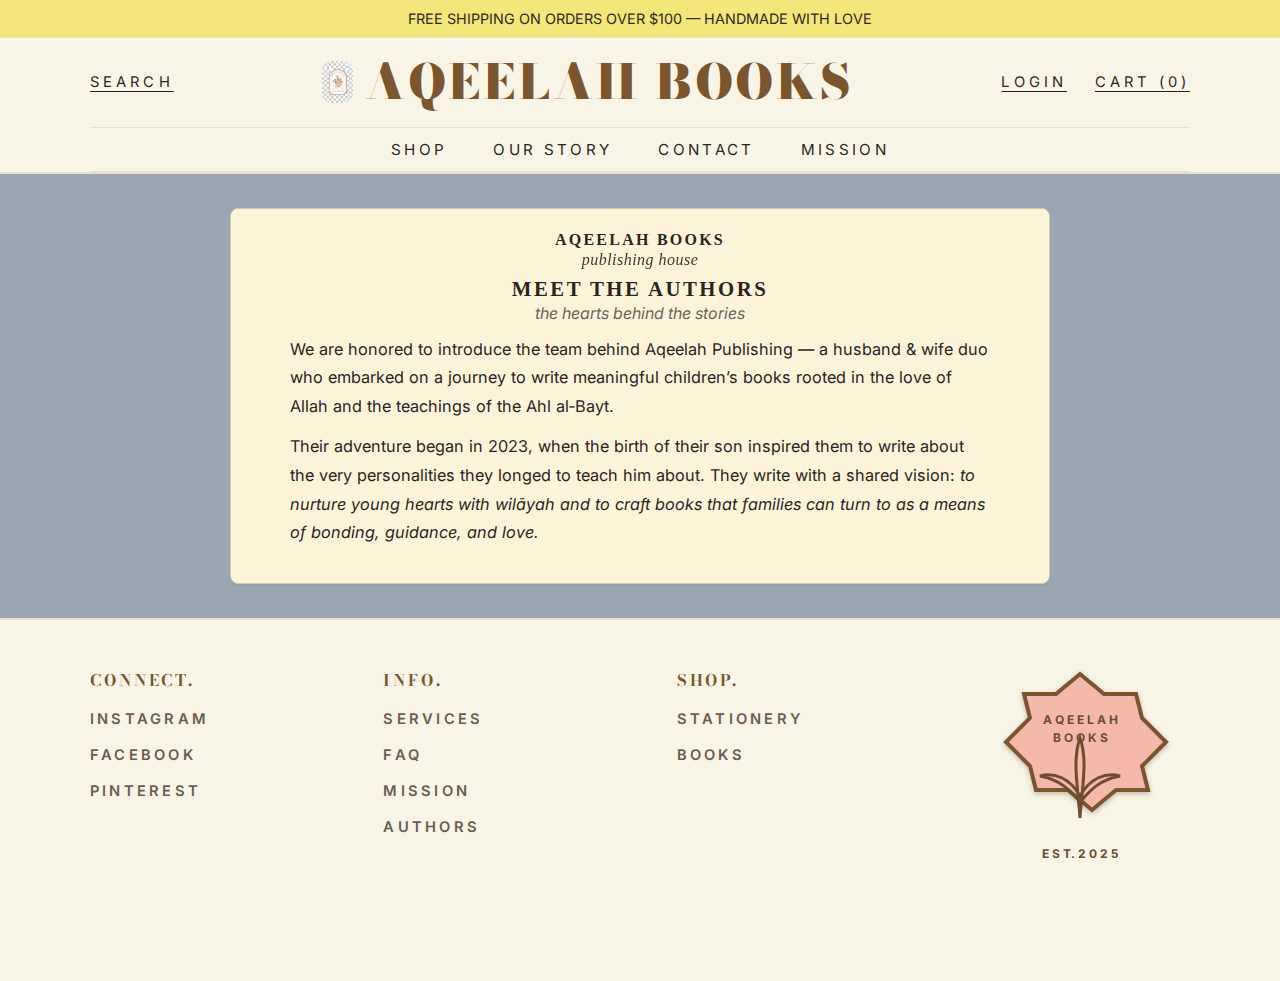
<file: authors.html>
<!doctype html>
<html lang="en">
<head>

  <meta charset="utf-8" />
  <meta name="viewport" content="width=device-width, initial-scale=1" />

<!-- Favicon basics -->
<link rel="icon" href="favicon.ico">
<link rel="icon" type="image/png" sizes="32x32" href="favicon-32.png">
<link rel="icon" type="image/png" sizes="16x16" href="favicon-16.png">

<!-- Apple / iOS -->
<link rel="apple-touch-icon" sizes="180x180" href="favicon-180.png">

<!-- Android / PWA-ish icons -->
<link rel="icon" type="image/png" sizes="192x192" href="favicon-192.png">
<link rel="icon" type="image/png" sizes="512x512" href="favicon-512.png">

  <title>AQEELAH BOOKS</title>
  <meta name="description" content="Artisanal books, stationery, and gifts." />
  <link rel="stylesheet" href="styles.css" />

    <!-- Typography: Display (Bodoni Moda) + Sans (Inter) -->
    <link rel="preconnect" href="https://fonts.googleapis.com">
    <link rel="preconnect" href="https://fonts.gstatic.com" crossorigin>
    <link href="https://fonts.googleapis.com/css2?family=Bodoni+Moda:opsz,wght@6..96,400..900&family=Inter:wght@300;400;500;600;700;800&display=swap" rel="stylesheet">

</head>
<body>
<div class="announce">FREE SHIPPING ON ORDERS OVER $100 — HANDMADE WITH LOVE</div>
  <header class="site-header">
  <!-- TOP BAR -->
  <div class="container nav nav-top">
    <a class="top-link" href="#search">SEARCH</a>

    <!-- keep your existing logo + title -->
    <div class="brand-wrap">
      <a class="logo" href="index.html"><img src="assets/img/L1.png" class="logo-img"><span class="sr">AQEELAH BOOKS</span></a>
      <h1 class="site-title">AQEELAH BOOKS</h1>
    </div>

    <nav class="top-right">
      <a class="top-link" href="#login">LOGIN</a>
      <a class="top-link cart" href="cart.html">CART (0)</a>
    </nav>
  </div>

  <!-- THIN-LINED MAIN NAV (only these 4) -->
  <nav class="subnav container subnav-main">
    <a href="#shop">SHOP</a>
    <a href="authors.html">OUR STORY</a>
    <a href="#contact">CONTACT</a>
    <a href="mission.html">MISSION</a>
  </nav>
</header>
<main>
<section class="poster-wrap"><div class="poster"><header class="poster-head"><div class="poster-brand">AQEELAH BOOKS</div><div class="poster-subbrand">publishing house</div></header><h3 class="poster-title">MEET THE AUTHORS</h3><p class="poster-sub">the hearts behind the stories</p><div class="poster-body"><p>We are honored to introduce the team behind Aqeelah Publishing — a husband & wife duo who embarked on a journey to write meaningful children’s books rooted in the love of Allah and the teachings of the Ahl al‑Bayt.</p><p>Their adventure began in 2023, when the birth of their son inspired them to write about the very personalities they longed to teach him about. They write with a shared vision: <em>to nurture young hearts with wilāyah and to craft books that families can turn to as a means of bonding, guidance, and love.</em></p></div></div></section>
</main>
<footer class="footer-split">
  <div class="container footer-grid">
    <div class="f-col">
      <h4 class="f-head">CONNECT.</h4>
      <ul class="f-list">
        <li><a href="https://www.instagram.com/aqeelahpublishing/" target="_blank" rel="noopener">INSTAGRAM</a></li>
        <li><a href="#" target="_blank" rel="noopener">FACEBOOK</a></li>
        <li><a href="#" target="_blank" rel="noopener">PINTEREST</a></li>
      </ul>
    </div>
    <div class="f-col">
      <h4 class="f-head">INFO.</h4>
      <ul class="f-list"><li><a href="#shop">SERVICES</a></li>
        <li><a href="#faq">FAQ</a></li>
        <li><a href="mission.html">MISSION</a></li>
        <li><a href="authors.html">AUTHORS</a></li></ul>
    </div>
    <div class="f-col">
      <h4 class="f-head">SHOP.</h4>
      <ul class="f-list">
        <li><a href="#shop">STATIONERY</a></li>
        <li><a href="#shop">BOOKS</a></li>
      </ul>
    </div>

    <div class="f-badge" aria-hidden="true">
      <!-- Decorative badge (original artwork) -->
      <svg viewBox="0 0 220 220" xmlns="http://www.w3.org/2000/svg" class="badge-svg">
        <defs>
          <filter id="bdgShadow" x="-20%" y="-20%" width="140%" height="140%">
            <feDropShadow dx="0" dy="2" stdDeviation="2.5" flood-opacity=".25"/>
          </filter>
        </defs>
        <path d="M110,6 l24,20 h32 l6,24 l24,24 l-24,24 l6,24 h-32 l-24,20 l-24,-20 h-32 l-6,-24 l-24,-24 l24,-24 l-6,-24 h32z"
              fill="#F4B9A8" stroke="#7A552E" stroke-width="4" filter="url(#bdgShadow)"/>
        <g transform="translate(110,110)" stroke="#6D4E2F" stroke-width="3" fill="none" stroke-linecap="round">
          <path d="M0,40 C-2,10 -8,-18 0,-40 C8,-18 2,10 0,40z"/>
          <path d="M0,18 C-10,0 -26,-6 -40,-2 C-18,2 -9,14 0,24" />
          <path d="M0,18 C10,0 26,-6 40,-2 C18,2 9,14 0,24" />
        </g>
        <g font-family="Inter, system-ui, sans-serif" font-size="12" font-weight="700" fill="#6D4E2F" text-anchor="middle">
          <text x="110" y="56">A Q E E L A H</text>
          <text x="110" y="74">B O O K S</text>
                    <text x="110" y="190">E S T.&nbsp;2 0 2 5</text>
        </g>
      </svg>
    </div>
  </div>

  <div class="footer-bar">
    <div class="container bar-inner">
      COPYRIGHT <span class="brand">AQEELAH BOOKS</span> <span id="year"></span> &nbsp;|&nbsp; <a class="site-credit" href="#" target="_blank" rel="noopener">Ayaan</a>
    </div>
  </div>
</footer>
<script src="script.js"></script>
</body>
</html>
</file>
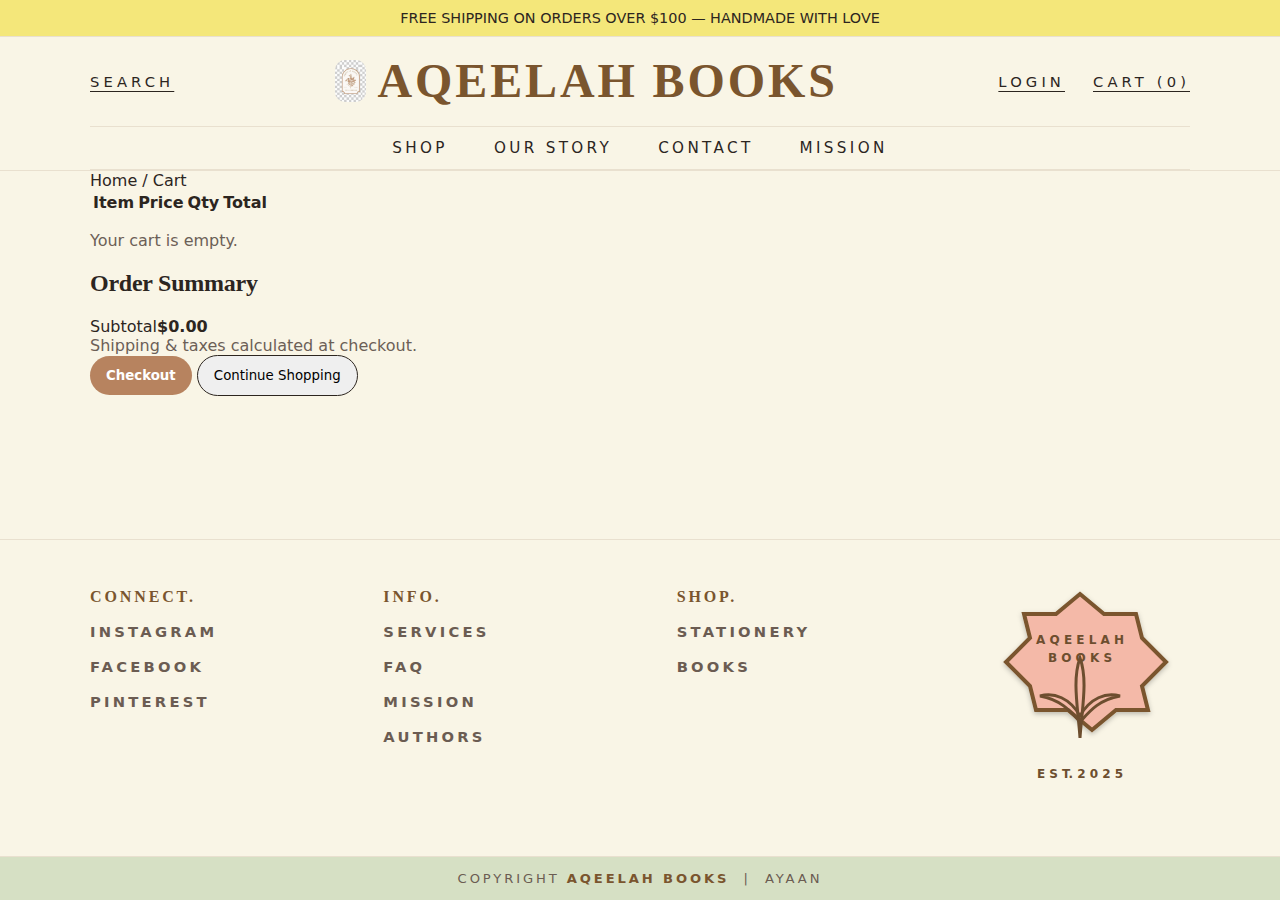
<file: cart.html>
<!doctype html>
<html lang="en">
<head>
  <meta charset="utf-8" />
  <meta name="viewport" content="width=device-width, initial-scale=1" />
  <title>Cart — AQEELAH BOOKS</title>
  <meta name="description" content="Your cart at AQEELAH BOOKS" />
  <link rel="stylesheet" href="styles.css" />
</head>
<body class="cart-body"><div class="announce">FREE SHIPPING ON ORDERS OVER $100 — HANDMADE WITH LOVE</div>
  <header class="site-header">
  <!-- TOP BAR -->
  <div class="container nav nav-top">
    <a class="top-link" href="#search">SEARCH</a>

    <!-- keep your existing logo + title -->
    <div class="brand-wrap">
      <a class="logo" href="index.html"><img src="assets/img/L1.png" class="logo-img"><span class="sr">AQEELAH BOOKS</span></a>
      <h1 class="site-title">AQEELAH BOOKS</h1>
    </div>

    <nav class="top-right">
      <a class="top-link" href="#login">LOGIN</a>
      <a class="top-link cart" href="cart.html">CART (0)</a>
    </nav>
  </div>

  <!-- THIN-LINED MAIN NAV (only these 4) -->
  <nav class="subnav container subnav-main">
    <a href="#shop">SHOP</a>
    <a href="authors.html">OUR STORY</a>
    <a href="#contact">CONTACT</a>
    <a href="mission.html">MISSION</a>
  </nav>
</header>
  <main class="container">
    <nav class="crumbs"><a href="index.html">Home</a> / <span>Cart</span></nav>
    <section class="cart-page">
      <div class="cart-table-wrap">
        <table class="cart-table" aria-describedby="cart-heading">
          <thead><tr><th scope="col">Item</th><th scope="col">Price</th><th scope="col">Qty</th><th scope="col">Total</th><th scope="col" class="sr">Actions</th></tr></thead>
          <tbody id="cart-page-items"></tbody>
        </table>
        <p id="cart-empty" class="muted" style="display:none">Your cart is empty.</p>
      </div>
      <aside class="cart-summary">
        <h2 id="cart-heading">Order Summary</h2>
        <div class="sum-row"><span>Subtotal</span><strong id="sum-subtotal">$0.00</strong></div>
        <div class="sum-note muted">Shipping & taxes calculated at checkout.</div>
        <button id="sum-checkout" class="btn" disabled>Checkout</button>
        <button id="sum-continue" class="btn-outline" onclick="window.location='index.html#shop'">Continue Shopping</button>
      </aside>
    </section>
  </main>
  <footer class="footer-split">
  <div class="container footer-grid">
    <div class="f-col">
      <h4 class="f-head">CONNECT.</h4>
      <ul class="f-list">
        <li><a href="https://www.instagram.com/aqeelahpublishing/" target="_blank" rel="noopener">INSTAGRAM</a></li>
        <li><a href="#" target="_blank" rel="noopener">FACEBOOK</a></li>
        <li><a href="#" target="_blank" rel="noopener">PINTEREST</a></li>
      </ul>
    </div>
    <div class="f-col">
      <h4 class="f-head">INFO.</h4>
      <ul class="f-list"><li><a href="#shop">SERVICES</a></li>
        <li><a href="#faq">FAQ</a></li>
        <li><a href="mission.html">MISSION</a></li>
        <li><a href="authors.html">AUTHORS</a></li></ul>
    </div>
    <div class="f-col">
      <h4 class="f-head">SHOP.</h4>
      <ul class="f-list">
        <li><a href="#shop">STATIONERY</a></li>
        <li><a href="#shop">BOOKS</a></li>
      </ul>
    </div>

    <div class="f-badge" aria-hidden="true">
      <!-- Decorative badge (original artwork) -->
      <svg viewBox="0 0 220 220" xmlns="http://www.w3.org/2000/svg" class="badge-svg">
        <defs>
          <filter id="bdgShadow" x="-20%" y="-20%" width="140%" height="140%">
            <feDropShadow dx="0" dy="2" stdDeviation="2.5" flood-opacity=".25"/>
          </filter>
        </defs>
        <path d="M110,6 l24,20 h32 l6,24 l24,24 l-24,24 l6,24 h-32 l-24,20 l-24,-20 h-32 l-6,-24 l-24,-24 l24,-24 l-6,-24 h32z"
              fill="#F4B9A8" stroke="#7A552E" stroke-width="4" filter="url(#bdgShadow)"/>
        <g transform="translate(110,110)" stroke="#6D4E2F" stroke-width="3" fill="none" stroke-linecap="round">
          <path d="M0,40 C-2,10 -8,-18 0,-40 C8,-18 2,10 0,40z"/>
          <path d="M0,18 C-10,0 -26,-6 -40,-2 C-18,2 -9,14 0,24" />
          <path d="M0,18 C10,0 26,-6 40,-2 C18,2 9,14 0,24" />
        </g>
        <g font-family="Inter, system-ui, sans-serif" font-size="12" font-weight="700" fill="#6D4E2F" text-anchor="middle">
          <text x="110" y="56">A Q E E L A H</text>
          <text x="110" y="74">B O O K S</text>
                    <text x="110" y="190">E S T.&nbsp;2 0 2 5</text>
        </g>
      </svg>
    </div>
  </div>

  <div class="footer-bar">
    <div class="container bar-inner">
      COPYRIGHT <span class="brand">AQEELAH BOOKS</span> <span id="year"></span> &nbsp;|&nbsp; <a class="site-credit" href="#" target="_blank" rel="noopener">Ayaan</a>
    </div>
  </div>
</footer>
  <script src="script.js"></script>
</body>
</html>
</file>
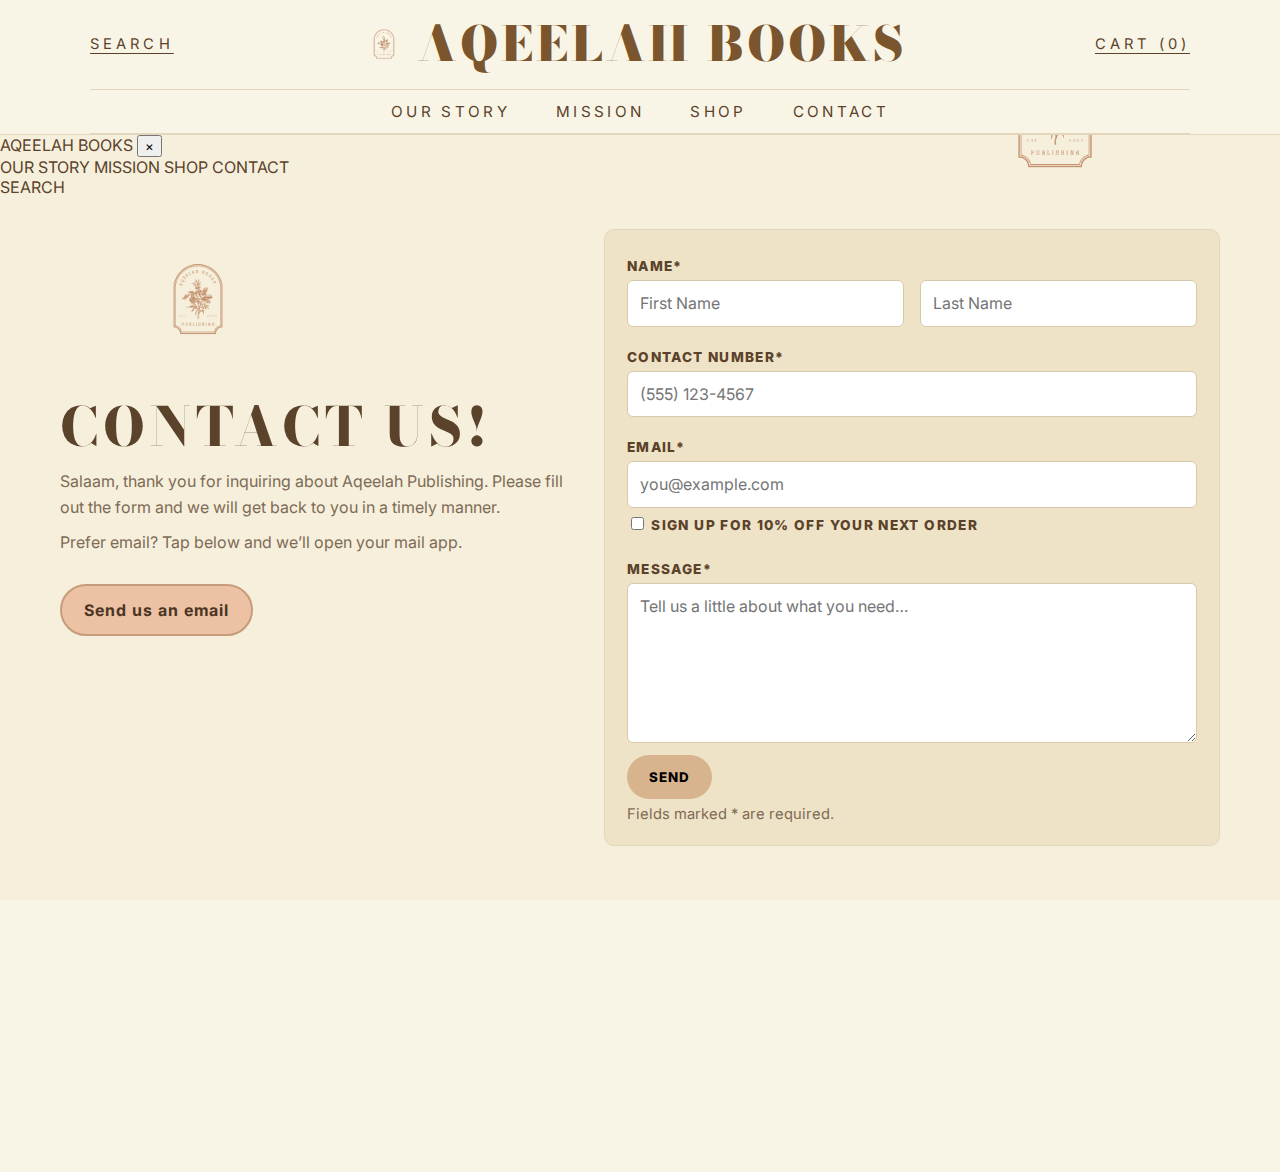
<file: contact.html>
<!DOCTYPE html>
<html lang="en">
<head>
  <meta charset="utf-8"/>
  <meta content="width=device-width, initial-scale=1" name="viewport"/>
  <link href="favicon.ico" rel="icon"/>
  <link href="favicon-32.png" rel="icon" sizes="32x32" type="image/png"/>
  <link href="favicon-16.png" rel="icon" sizes="16x16" type="image/png"/>
  <link href="favicon-180.png" rel="apple-touch-icon" sizes="180x180"/>
  <link href="favicon-192.png" rel="icon" sizes="192x192" type="image/png"/>
  <link href="favicon-512.png" rel="icon" sizes="512x512" type="image/png"/>
  <title>Contact — AQEELAH BOOKS</title>
  <meta name="description" content="Get in touch with Aqeelah Books."/>
<link rel="stylesheet" href="styles.css?v=13">
  <link rel="preconnect" href="https://fonts.googleapis.com"/>
  <link rel="preconnect" href="https://fonts.gstatic.com" crossorigin/>
  <link href="https://fonts.googleapis.com/css2?family=Bodoni+Moda:opsz,wght@6..96,400..900&family=Inter:wght@300;400;500;600;700;800&display=swap" rel="stylesheet"/>

  <style>
    :root{
      --bg: #f6efdc;
      --panel: #efe3c7;
      --ink: #5a422b;
      --muted: #7e6b55;
      --line: #e2d6bd;
    }
    body.contact-like { background: var(--bg); color: var(--ink); }

    .container.narrow { width:min(1160px,94%); margin: 0 auto; }
    .contact-grid{
      display:grid; grid-template-columns: 0.9fr 1.1fr; gap:40px; align-items:start;
      padding: 32px 0 56px;
    }
    @media (max-width: 980px){ .contact-grid{ grid-template-columns:1fr; } }

    /* Left panel */
    .contact-intro .badge{
      display:inline-block; background:transparent; border:0px solid #c9a87f; border-radius:122px;
      padding:20px 18px; margin-bottom:22px;
    }
    .contact-intro .badge img{ height:100px; display:block; margin-left:70px; }
    .contact-intro h1{
      font-family:"Bodoni Moda", serif; font-weight:800; letter-spacing:.08em; text-transform:uppercase;
      font-size: clamp(32px, 4.2vw, 56px); line-height:1.05; margin:4px 0 14px;
    }
    .contact-intro p{ color:var(--muted); line-height:1.6; margin: 10px 0; }
    .cta-pill{
      display:inline-block; background:#edc2a4; color:#4a3523; border:2px solid #c79c7a;
      font-weight:700; padding:14px 22px; border-radius:999px; letter-spacing:.06em; margin-top:18px;
      text-decoration:none;
    }

    /* Right form card */
    .form-card{ background: var(--panel); border:1px solid var(--line); padding: 22px; border-radius: 10px; }
    .form-grid{ display:grid; grid-template-columns:1fr 1fr; gap:16px; }
    @media (max-width: 720px){ .form-grid{ grid-template-columns:1fr; } }

    .field label{
      display:block; font-size:.85rem; font-weight:800; text-transform:uppercase; letter-spacing:.1em;
      margin: 6px 0 6px;
    }
    .field input[type="text"],
    .field input[type="email"],
    .field input[type="tel"],
    .field textarea{
      width:100%; background:#fff; border:1px solid #d8c9ac; border-radius:6px;
      padding:12px 12px; font: 400 1rem/1.3 "Inter", system-ui, sans-serif;
    }
    .field textarea{ min-height: 160px; resize: vertical; }
    .row-2{ grid-column: 1 / -1; }
    .checkline{ display:flex; gap:10px; align-items:center; margin-top:6px; }
    .actions{ margin-top: 8px; }
    .btn-solid{
      display:inline-block; border:none; padding:14px 22px; font-weight:800; letter-spacing:.08em;
      border-radius:999px; cursor:pointer; text-transform:uppercase; background:#d7b48e;
    }
    .note{ color:var(--muted); font-size:.92rem; margin-top: 6px; }
    .success,.error{ display:none; margin-top:10px; padding:10px 12px; border-radius:8px; font-weight:700; }
    .success{ background:#e8f5ea; border:1px solid #a8d5b5; }
    .error{ background:#fde8e8; border:1px solid #e4b4b4; }
  </style>
</head>

<body class="contact-like">
  <!-- ===== HEADER (copied from index.html) ===== -->
  <div hidden class="announce">FREE SHIPPING ON ORDERS OVER $30</div>
 <header class="site-header">
<!-- TOP BAR -->
<div class="container nav nav-top">
<button id="menu-toggle"
        class="menu menu-icon"
        aria-label="Open menu"
        aria-controls="mobile-drawer"
        aria-expanded="false">
  <span aria-hidden="true"></span>
</button>

<a class="top-link search-link" href="#search">SEARCH</a>
<!-- keep your existing logo + title -->
<div class="brand-wrap">
<a class="logo" href="index.html"><img class="logo-img" src="assets/img/aqeelah-footer-logo.png"/><span class="sr">AQEELAH BOOKS</span></a>
<a aria-label="Go to homepage" class="site-title" href="index.html">AQEELAH BOOKS</a>
</div>
<nav class="top-right">
<a class="top-link" href="#login" hidden>LOGIN</a>
<a class="top-link cart" href="cart.html">CART (0)</a>
</nav>
</div>
<!-- THIN-LINED MAIN NAV (only these 4) -->
<nav class="subnav container subnav-main">
<a href="authors.html">OUR STORY</a>
<a href="mission.html">MISSION</a>
<a href="shop.html">SHOP</a>
<a href="contact.html">CONTACT</a>
</nav>
</header>

<div class="m-overlay" aria-hidden="true"></div>
<aside id="mobile-drawer" class="m-drawer" aria-hidden="true">
  <div class="m-head">
    <a class="m-brand" href="index.html">AQEELAH BOOKS</a>
    <button class="m-close" aria-label="Close menu">×</button>
  </div>

  <nav class="m-nav" aria-label="Mobile">
    <a href="authors.html">OUR STORY</a>
    <a href="mission.html">MISSION</a>
    <a href="shop.html">SHOP</a>
    <a href="contact.html">CONTACT</a>
    <a href="#login" hidden>LOGIN</a>
  </nav>

  <a class="m-search" href="#search">SEARCH</a>
</aside>



  <!-- ===== MAIN ===== -->
  <main class="container narrow">
    <div class="contact-grid">
      <!-- Left: intro -->
      <section class="contact-intro">
        <div class="badge">
          <img src="assets/img/aqeelah-footer-logo.png" alt="Aqeelah Books badge" loading="lazy">
        </div>
        <h1>Contact Us!</h1>
        <p>Salaam, thank you for inquiring about Aqeelah Publishing. Please fill out the form and we will get back to you in a timely manner.</p>
        <p> Prefer email? Tap below and we’ll open your mail app.</p>
        <a class="cta-pill" href="mailto:hello@aqeelah.org">Send us an email</a>
      </section>

      <!-- Right: form -->
      <section class="form-card">
        <form id="contact-form" action="https://formspree.io/f/xnnbkwwv" method="POST" novalidate>
          <input type="text" name="_gotcha" style="display:none" tabindex="-1" autocomplete="off"/>

          <div class="form-grid">
            <div class="field">
              <label for="firstName">Name*</label>
              <input id="firstName" name="first_name" type="text" placeholder="First Name" required>
            </div>
            <div class="field">
              <label for="lastName" aria-hidden="true" style="visibility:hidden">Last Name</label>
              <input id="lastName" name="last_name" type="text" placeholder="Last Name">
            </div>

            <div class="field row-2">
              <label for="phone">Contact Number*</label>
              <input id="phone" name="phone" type="tel" inputmode="tel" placeholder="(555) 123-4567" required>
            </div>

            <div class="field row-2">
              <label for="email">Email*</label>
              <input id="email" name="email" type="email" placeholder="you@example.com" required>
              <label class="checkline">
                <input type="checkbox" name="opt_in" value="yes">
                <span>sign up for 10% off your next order</span>
              </label>
            </div>

            <div class="field row-2">
              <label for="message">Message*</label>
              <textarea id="message" name="message" placeholder="Tell us a little about what you need…" required></textarea>
            </div>
          </div>

          <div class="actions">
            <button class="btn-solid" type="submit">Send</button>
            <div class="note">Fields marked * are required.</div>
          </div>

          <div id="contact-success" class="success" role="status">Thanks! Your message was sent.</div>
          <div id="contact-error" class="error" role="alert">Sorry—something went wrong. Please try again.</div>
        </form>
      </section>
    </div>
  </main>

  <footer class="footer-split" role="contentinfo">
  <div class="container footer-grid">

    <div class="f-col">
      <h4 class="f-head">CONNECT</h4>
      <nav aria-label="Connect">
        <ul class="f-list">
          <li><a target="_blank" rel="noopener noreferrer" href="https://www.instagram.com/aqeelahpublishing/">INSTAGRAM</a></li>
        </ul>
      </nav>
    </div>

    <div class="f-col">
      <h4 class="f-head">INFO</h4>
      <nav aria-label="Info">
        <ul class="f-list">
          <li><a href="mission.html">MISSION</a></li>
          <li><a href="authors.html">OUR STORY</a></li>
        </ul>
      </nav>
    </div>

    <div class="f-col f-col--shop">
  <div class="shop-wrap">
    <div class="list-wrap">
      <h3 class="f-head">Shop</h3>
      <ul class="f-list">
        <li><a href="shop.html">Books</a></li>
        </ul>
    </div>
    <a href="index.html" class="footer-logo">
      <img src="assets\img\aqeelah-footer-logo.png" alt="Aqeelab Books Logo">
    </a>
  </div>
</div>

  </div>

  <div class="footer-bar">
    <div class="container bar-inner">
      COPYRIGHT <span class="brand">AQEELAH BOOKS</span> <span id="year"></span>
    </div>
  </div>
</footer>

<style>
  /* Footer SHOP column: keep list vertical under heading; push logo to the right */
  .f-col--shop .shop-wrap {
    display: flex;
    align-items: flex-start;
    justify-content: space-between; /* pushes logo to the right edge of the column */
    gap: 24px;
    width: 100%;
  }
  .f-col--shop .f-list { margin: 0; }
  .f-col--shop .footer-logo img {
    width: 150px;  /* slightly larger and more to the right */
    height: auto;
    display: block;
    opacity: 0.95;
  }

.f-col--shop .footer-logo{
  position: absolute;
  right: 150px;  /* smaller number = closer to the edge; larger = more inward */
  top: 40px;    /* smaller = higher; larger = lower */
  transform: none !important; /* cancels previous nudges */
}
  @media (max-width: 640px) {
    .f-col--shop .shop-wrap { gap: 16px; }
    .f-col--shop .footer-logo img { width: 72px; }
  }
/* Hover underline for main nav */
.subnav-main a{
  position: relative;
  text-decoration: none;
}
.subnav-main a::after{
  content: "";
  position: absolute;
  left: 0;
  right: 0;
  bottom: -6px;      /* distance below the text */
  height: 2px;       /* line thickness */
  width: 0;
  margin: 0 auto;    /* centers the line */
  background: #7A552E;
  transition: width .25s ease;
}
.subnav-main a:hover::after,
.subnav-main a:focus-visible::after{
  width: 100%;
}


</style>


  <!-- your site JS (same as homepage) -->
  <script src="script.js"></script>

  <!-- Ajax submit + inline feedback -->
  <script>
    (function(){
      const form = document.getElementById('contact-form');
      if(!form) return;
      const ok = document.getElementById('contact-success');
      const err = document.getElementById('contact-error');

      form.addEventListener('submit', async (e)=>{
        e.preventDefault();
        ok.style.display='none'; err.style.display='none';

        if(!form.first_name.value.trim() || !form.email.value.trim() || !form.phone.value.trim() || !form.message.value.trim()){
          err.textContent = 'Please fill the required fields.'; err.style.display='block'; return;
        }
        const data = new FormData(form);
        try{
          const res = await fetch(form.action, { method:'POST', body:data, headers:{'Accept':'application/json'} });
          if(res.ok){ form.reset(); ok.style.display='block'; }
          else { err.style.display='block'; }
        }catch(_){ err.style.display='block'; }
      });
    })();
  </script>
</body>
</html>
</file>
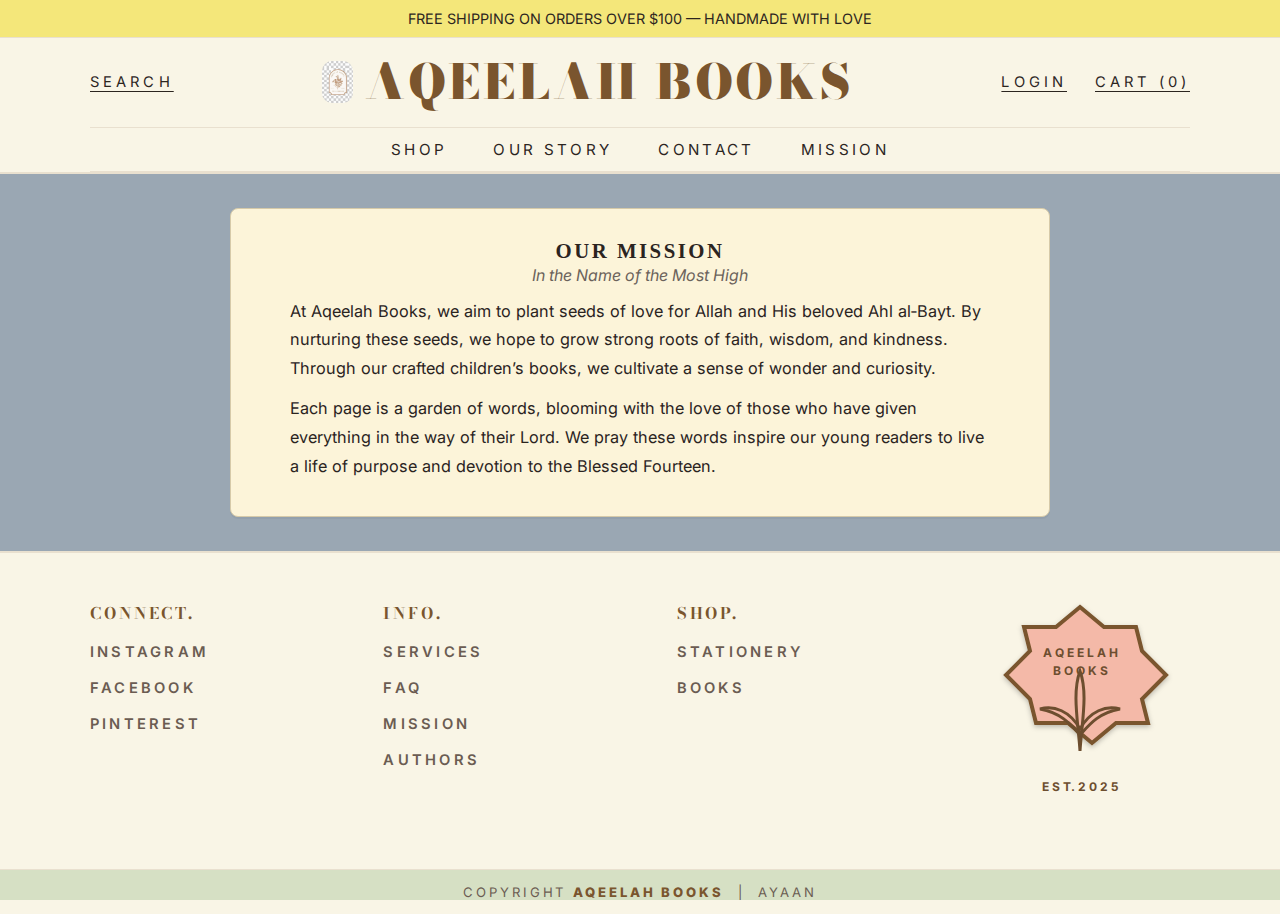
<file: mission.html>
<!doctype html>
<html lang="en">
<head>

  <meta charset="utf-8" />
  <meta name="viewport" content="width=device-width, initial-scale=1" />

<!-- Favicon basics -->
<link rel="icon" href="favicon.ico">
<link rel="icon" type="image/png" sizes="32x32" href="favicon-32.png">
<link rel="icon" type="image/png" sizes="16x16" href="favicon-16.png">

<!-- Apple / iOS -->
<link rel="apple-touch-icon" sizes="180x180" href="favicon-180.png">

<!-- Android / PWA-ish icons -->
<link rel="icon" type="image/png" sizes="192x192" href="favicon-192.png">
<link rel="icon" type="image/png" sizes="512x512" href="favicon-512.png">

  <title>AQEELAH BOOKS</title>
  <meta name="description" content="Artisanal books, stationery, and gifts." />
  <link rel="stylesheet" href="styles.css" />

    <!-- Typography: Display (Bodoni Moda) + Sans (Inter) -->
    <link rel="preconnect" href="https://fonts.googleapis.com">
    <link rel="preconnect" href="https://fonts.gstatic.com" crossorigin>
    <link href="https://fonts.googleapis.com/css2?family=Bodoni+Moda:opsz,wght@6..96,400..900&family=Inter:wght@300;400;500;600;700;800&display=swap" rel="stylesheet">

</head>
<body>
<div class="announce">FREE SHIPPING ON ORDERS OVER $100 — HANDMADE WITH LOVE</div>
  <header class="site-header">
  <!-- TOP BAR -->
  <div class="container nav nav-top">
    <a class="top-link" href="#search">SEARCH</a>

    <!-- keep your existing logo + title -->
    <div class="brand-wrap">
      <a class="logo" href="index.html"><img src="assets/img/L1.png" class="logo-img"><span class="sr">AQEELAH BOOKS</span></a>
      <h1 class="site-title">AQEELAH BOOKS</h1>
    </div>

    <nav class="top-right">
      <a class="top-link" href="#login">LOGIN</a>
      <a class="top-link cart" href="cart.html">CART (0)</a>
    </nav>
  </div>

  <!-- THIN-LINED MAIN NAV (only these 4) -->
  <nav class="subnav container subnav-main">
    <a href="#shop">SHOP</a>
    <a href="authors.html">OUR STORY</a>
    <a href="#contact">CONTACT</a>
    <a href="mission.html">MISSION</a>
  </nav>
</header>
<main>
<section class="poster-wrap"><div class="poster"><h3 class="poster-title">OUR MISSION</h3><p class="poster-sub">In the Name of the Most High</p><div class="poster-body"><p>At Aqeelah Books, we aim to plant seeds of love for Allah and His beloved Ahl al‑Bayt. By nurturing these seeds, we hope to grow strong roots of faith, wisdom, and kindness. Through our crafted children’s books, we cultivate a sense of wonder and curiosity.</p><p>Each page is a garden of words, blooming with the love of those who have given everything in the way of their Lord. We pray these words inspire our young readers to live a life of purpose and devotion to the Blessed Fourteen.</p></div></div></section>
</main>
<footer class="footer-split">
  <div class="container footer-grid">
    <div class="f-col">
      <h4 class="f-head">CONNECT.</h4>
      <ul class="f-list">
        <li><a href="https://www.instagram.com/aqeelahpublishing/" target="_blank" rel="noopener">INSTAGRAM</a></li>
        <li><a href="#" target="_blank" rel="noopener">FACEBOOK</a></li>
        <li><a href="#" target="_blank" rel="noopener">PINTEREST</a></li>
      </ul>
    </div>
    <div class="f-col">
      <h4 class="f-head">INFO.</h4>
      <ul class="f-list"><li><a href="#shop">SERVICES</a></li>
        <li><a href="#faq">FAQ</a></li>
        <li><a href="mission.html">MISSION</a></li>
        <li><a href="authors.html">AUTHORS</a></li></ul>
    </div>
    <div class="f-col">
      <h4 class="f-head">SHOP.</h4>
      <ul class="f-list">
        <li><a href="#shop">STATIONERY</a></li>
        <li><a href="#shop">BOOKS</a></li>
      </ul>
    </div>

    <div class="f-badge" aria-hidden="true">
      <!-- Decorative badge (original artwork) -->
      <svg viewBox="0 0 220 220" xmlns="http://www.w3.org/2000/svg" class="badge-svg">
        <defs>
          <filter id="bdgShadow" x="-20%" y="-20%" width="140%" height="140%">
            <feDropShadow dx="0" dy="2" stdDeviation="2.5" flood-opacity=".25"/>
          </filter>
        </defs>
        <path d="M110,6 l24,20 h32 l6,24 l24,24 l-24,24 l6,24 h-32 l-24,20 l-24,-20 h-32 l-6,-24 l-24,-24 l24,-24 l-6,-24 h32z"
              fill="#F4B9A8" stroke="#7A552E" stroke-width="4" filter="url(#bdgShadow)"/>
        <g transform="translate(110,110)" stroke="#6D4E2F" stroke-width="3" fill="none" stroke-linecap="round">
          <path d="M0,40 C-2,10 -8,-18 0,-40 C8,-18 2,10 0,40z"/>
          <path d="M0,18 C-10,0 -26,-6 -40,-2 C-18,2 -9,14 0,24" />
          <path d="M0,18 C10,0 26,-6 40,-2 C18,2 9,14 0,24" />
        </g>
        <g font-family="Inter, system-ui, sans-serif" font-size="12" font-weight="700" fill="#6D4E2F" text-anchor="middle">
          <text x="110" y="56">A Q E E L A H</text>
          <text x="110" y="74">B O O K S</text>
                    <text x="110" y="190">E S T.&nbsp;2 0 2 5</text>
        </g>
      </svg>
    </div>
  </div>

  <div class="footer-bar">
    <div class="container bar-inner">
      COPYRIGHT <span class="brand">AQEELAH BOOKS</span> <span id="year"></span> &nbsp;|&nbsp; <a class="site-credit" href="#" target="_blank" rel="noopener">Ayaan</a>
    </div>
  </div>
</footer>
<script src="script.js"></script>
</body>
</html>
</file>
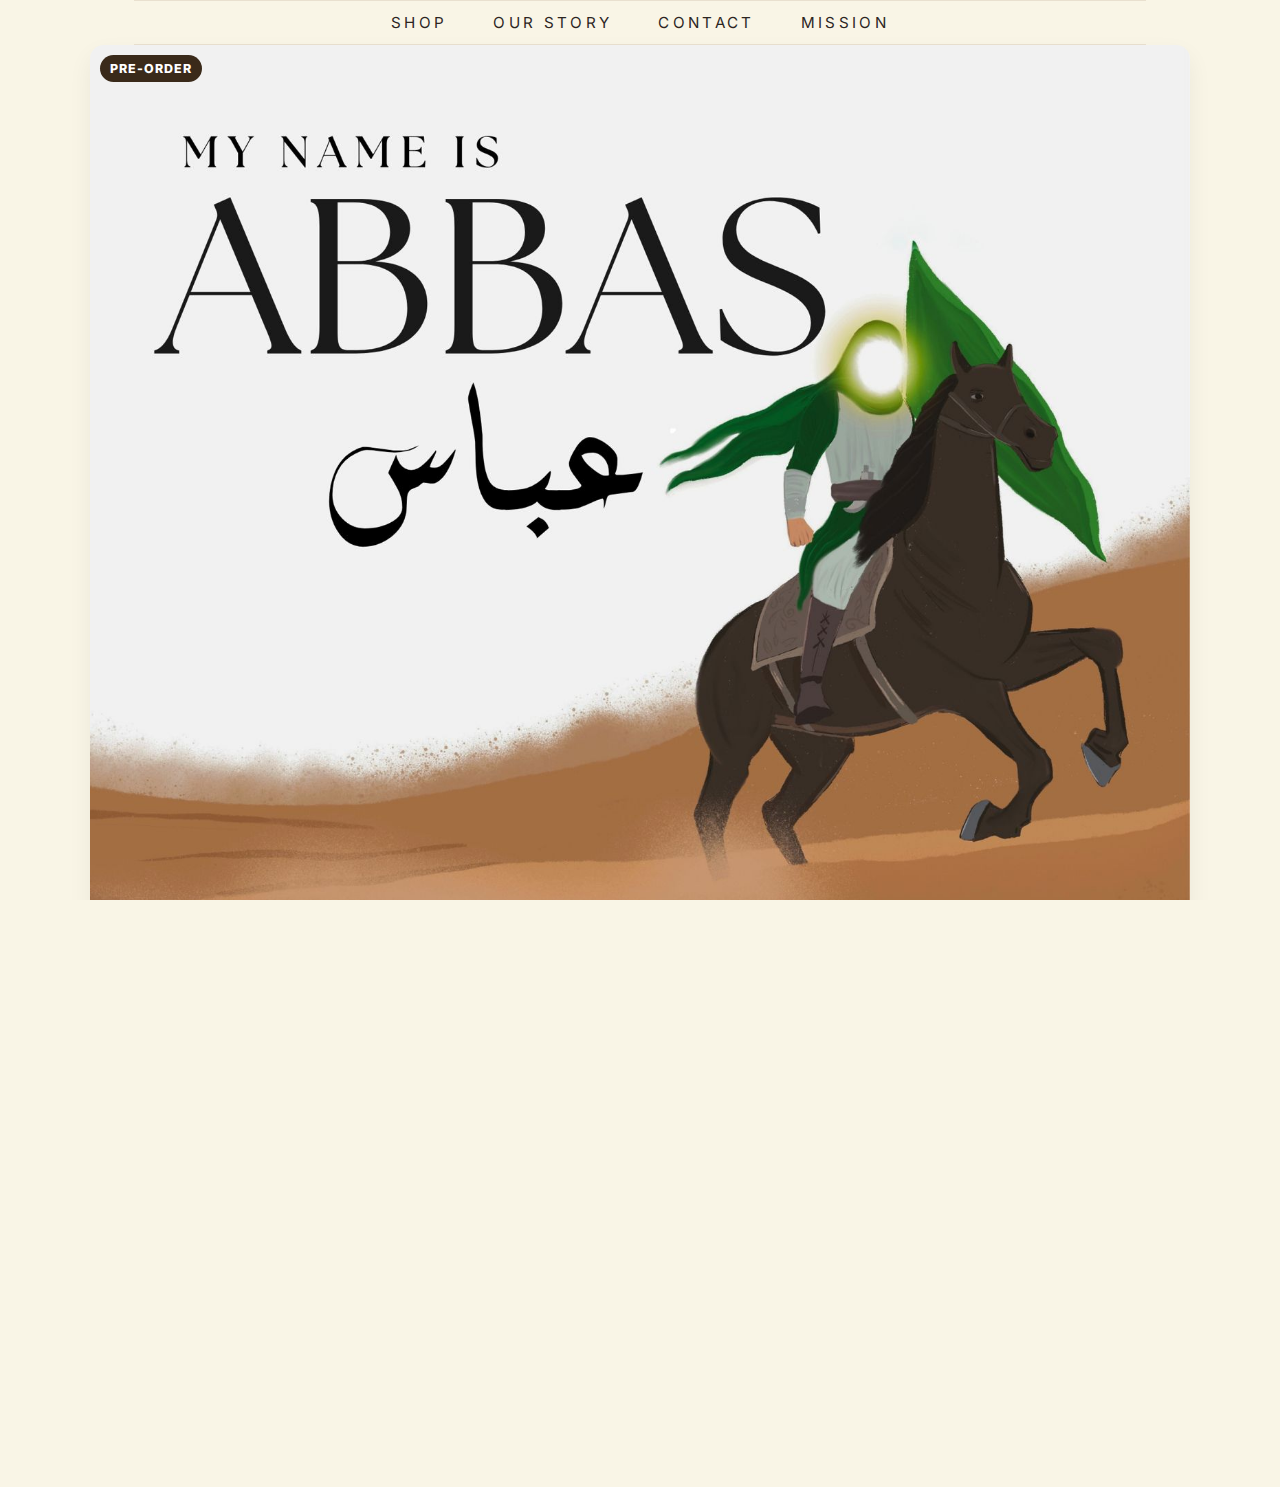
<file: product.html>
<!DOCTYPE html>
<html lang="en">
<head>
  <meta charset="utf-8"/>
  <meta name="viewport" content="width=device-width, initial-scale=1"/>
  <title>Product — AQEELAH BOOKS</title>
  <link rel="stylesheet" href="styles.css"/>
  <link rel="preconnect" href="https://fonts.googleapis.com">
  <link rel="preconnect" href="https://fonts.gstatic.com" crossorigin>
  <link href="https://fonts.googleapis.com/css2?family=Bodoni+Moda:opsz,wght@6..96,400..900&family=Inter:wght@300;400;500;600;700;800&display=swap" rel="stylesheet">
  <style>
    /* Gallery */
    .p-media{ position:relative }
    .p-main{ width:100%; border-radius:14px; box-shadow:0 10px 24px rgba(0,0,0,.06) }
    .p-strip{ margin-top:10px; display:flex; gap:10px; overflow-x:auto; padding-bottom:6px; scroll-snap-type:x mandatory }
    .p-thumb{ flex:0 0 auto; width:100px; height:100px; border-radius:10px; overflow:hidden; border:2px solid transparent; cursor:pointer; scroll-snap-align:start }
    .p-thumb img{ width:100%; height:100%; object-fit:cover }
    .p-thumb.active{ border-color:#3a2a1a }
    .pill{ position:absolute; top:10px; left:10px; background:#3a2a1a; color:#fff; border-radius:999px; padding:6px 10px; font-weight:800; letter-spacing:.08em; font-size:.78rem }
    .p-actions{ display:flex; gap:10px; align-items:center; flex-wrap:wrap }
  </style>
</head>
<body class="product-page">
  <header class="header">
    <div class="container header-inner">
      <a class="site-title" href="index.html" aria-label="Go to homepage">AQEELAH BOOKS</a>
      <nav class="subnav container subnav-main">
        <a href="shop.html">SHOP</a>
        <a href="authors.html">OUR STORY</a>
        <a href="contact.html">CONTACT</a>
        <a href="mission.html">MISSION</a>
      </nav>
    </div>
  </header>

  <main>
    <section class="product-hero container">
      <div class="p-media">
        <span class="pill">PRE-ORDER</span>
        <img id="p-main" class="p-main" alt="Product image" loading="lazy">
        <div id="p-strip" class="p-strip" aria-label="Product gallery"></div>
      </div>

      <div class="p-info">
        <h1 id="p-name" class="p-title"></h1>
        <div id="p-price" class="p-price"></div>
        <p id="p-desc" class="p-desc">A carefully crafted title from AQEELAH BOOKS.</p>

        <div class="p-actions">
          <button id="p-add" class="btn-buy add-to-cart">Pre-Order</button>
          <a href="shop.html" class="p-back">← Back to Shop</a>
        </div>

        <div class="p-meta">
          <div>Pre-order today. Ships on release day.</div>
          <div>Free returns within 30 days</div>
        </div>
      </div>
    </section>
  </main>

  <script>
    // Populate from URL: ?name=&price=&img=&id=&images=comma,separated,paths
    (function(){
      const qp = new URL(location).searchParams;
      const name = qp.get('name') || 'AQEELAH BOOKS — Title';
      const price = qp.get('price') || '12.99';
      const hero = qp.get('img') || 'assets/img/p4.jpg';
      const id   = qp.get('id') || 'prod-1';
      const imagesParam = qp.get('images');

      const images = imagesParam
        ? imagesParam.split(',').map(s => s.trim()).filter(Boolean)
        : [hero]; // default to at least one image

      // Set core fields
      const $ = (id)=>document.getElementById(id);
      document.title = name + ' — AQEELAH BOOKS';
      $('p-name').textContent = name;
      $('p-price').textContent = '$' + parseFloat(price).toFixed(2);
      const add = $('p-add');
      add.dataset.id = id;
      add.dataset.name = name;
      add.dataset.price = parseFloat(price);
      add.dataset.img = hero;

      // Build gallery
      const main = document.getElementById('p-main');
      const strip = document.getElementById('p-strip');
      main.src = hero;

      function activate(src){
        main.src = src;
        [...strip.children].forEach(el => el.classList.toggle('active', el.dataset.src === src));
      }

      images.forEach((src, idx) => {
        const cell = document.createElement('button');
        cell.className = 'p-thumb' + (idx === 0 ? ' active':'');
        cell.type = 'button';
        cell.dataset.src = src;
        cell.innerHTML = '<img src="'+src+'" alt="Thumbnail" loading="lazy">';
        cell.addEventListener('click', ()=>activate(src));
        strip.appendChild(cell);
      });

      // Optional: enable horizontal wheel scrolling
      strip.addEventListener('wheel', (e)=>{
        if(Math.abs(e.deltaY) > Math.abs(e.deltaX)){
          strip.scrollLeft += e.deltaY;
          e.preventDefault();
        }
      }, { passive:false });
    })();
  </script>
  <script src="script.js"></script>
</body>
</html>
</file>
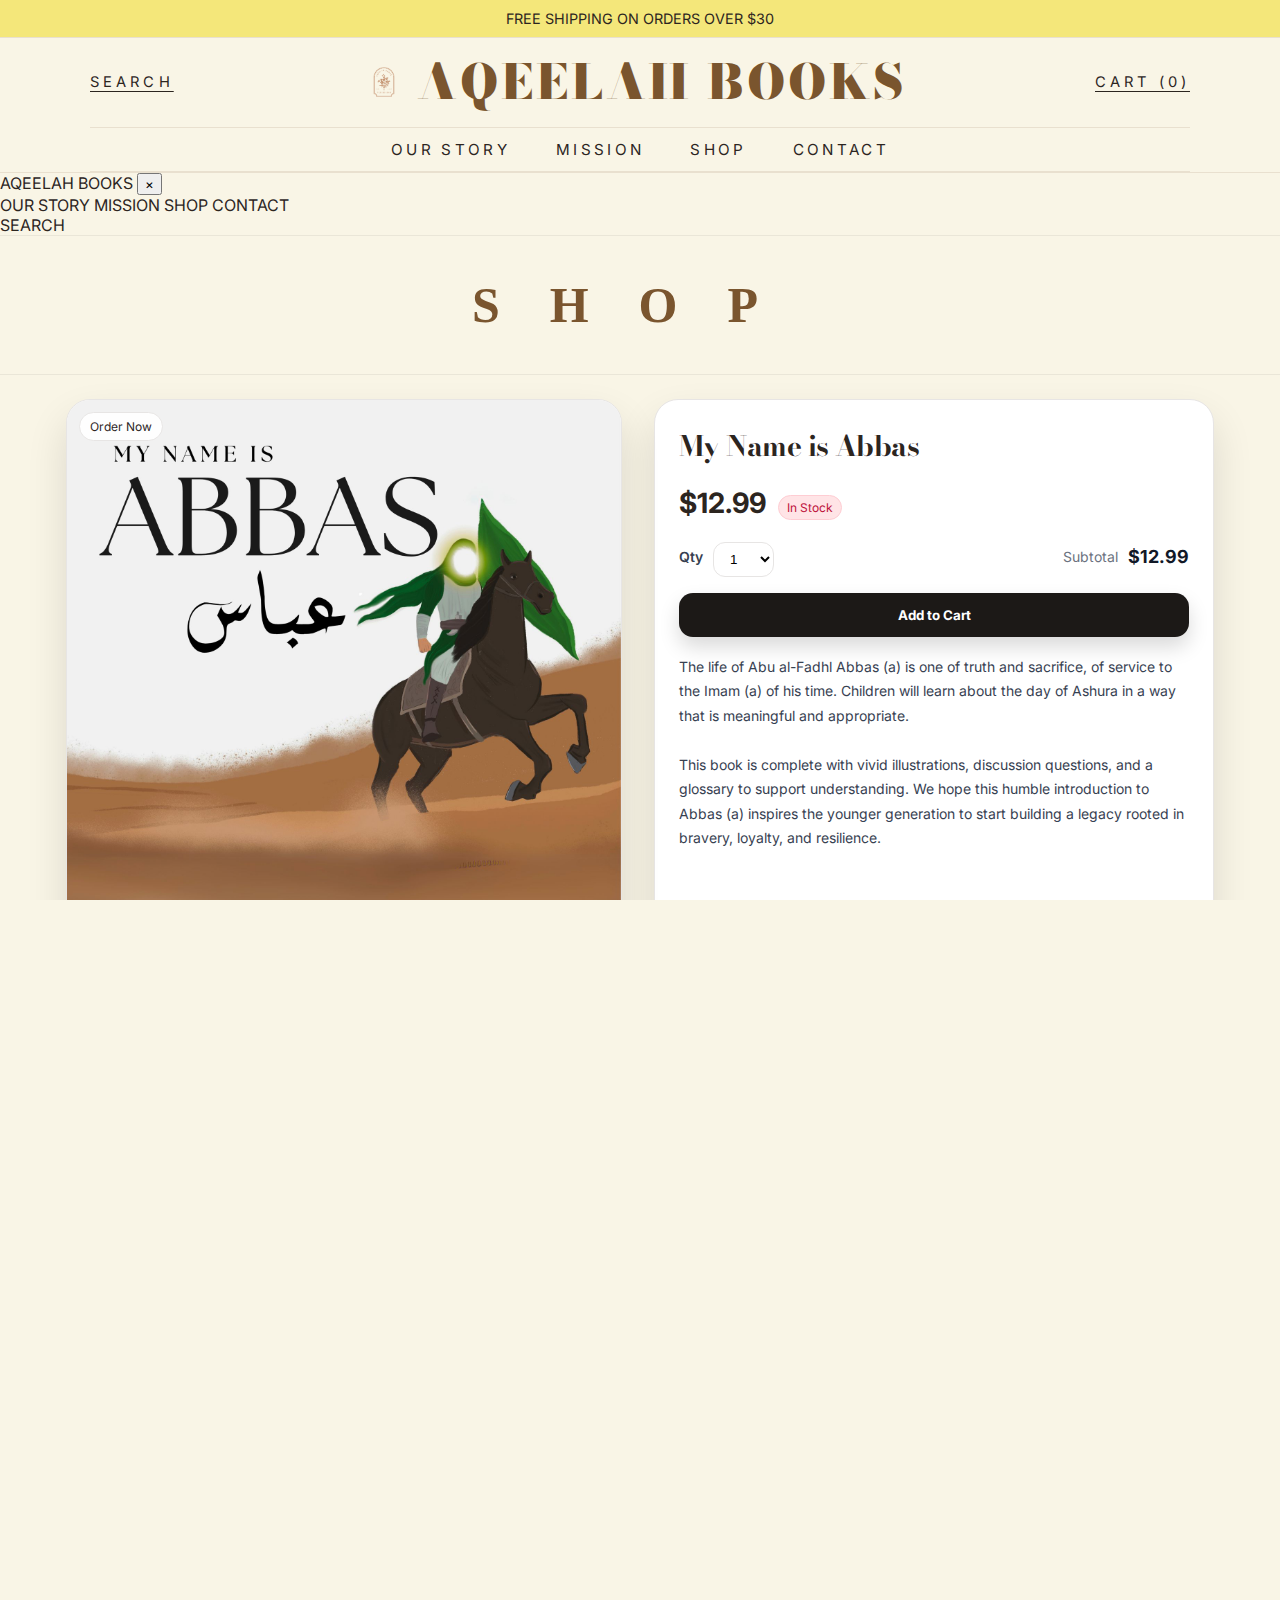
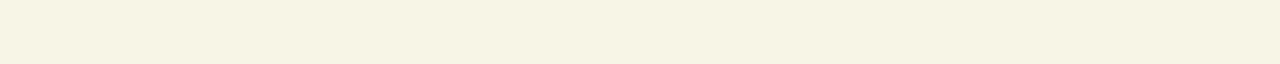
<file: shop.html>
<!DOCTYPE html>
<html lang="en">
<head>
  <meta charset="utf-8"/>
  <meta name="viewport" content="width=device-width, initial-scale=1"/>
  <title>Shop — My Name is Abbas</title>
  <meta content="Thoughtully curated Islamic children’s books." name="description"/>

<link rel="stylesheet" href="styles.css?v=13">
  <link rel="preconnect" href="https://fonts.googleapis.com"/>
  <link rel="preconnect" href="https://fonts.gstatic.com" crossorigin/>
  <link href="https://fonts.googleapis.com/css2?family=Bodoni+Moda:opsz,wght@6..96,400..900&family=Inter:wght@300;400;500;600;700;800&display=swap" rel="stylesheet"/>

  <style>
    :root {
      --stone-50:#fafaf9; --stone-100:#f5f5f4; --stone-200:#e7e5e4; --stone-400:#a8a29e; --stone-700:#44403c; --stone-900:#1c1917;
      --card-radius:24px; --card-ring:1px solid var(--stone-200); --shadow-xl:0 20px 40px rgba(0,0,0,.12);
--sage:#cfdab9;
  --butter:#f4e77a;
  --cream:#f9f5e6;
  --peach:#f3d9b1;
  --terra:#b7835f;
  --ink:#2c251f;
  --muted:#6c5f57;
  --line:#e9e0cf;
    }
    /* ===== SHOP banner ===== */
    .shop-banner { background:muted; border-top:1px solid rgba(0,0,0,.06); border-bottom:1px solid rgba(0,0,0,.06); }
    .shop-banner .inner { max-width:1180px; margin:0 auto; padding:40px; text-align:center; }
    .shop-banner h1 { margin:0 auto; font-family:"perandory-semicondensed", serif; letter-spacing:1em; font-size:50px; color:#7A552E ;font-weight:1150 }

    main#shop-static { padding: 24px 0 48px; background: linear-gradient(#shop-static) {
  background: linear-gradient(
    180deg,
    #E6EDD9 0%,
    #D8E4CF 100%
  );
}
); }
    #shop-static .shop-wrap { max-width:1180px; margin: 0 auto; display: grid; grid-template-columns: 1fr; gap: 24px; padding: 0 16px; }
    @media(min-width: 1024px){ #shop-static .shop-wrap{ grid-template-columns: minmax(0,1fr) minmax(0,560px); gap: 32px; } }
    /* neutralize any global .container inside this section only */
    #shop-static .container { max-width:none!important; margin:0!important; padding:0!important; }

    #shop-static .img-card{ position:relative; border-radius: 24px; overflow:hidden; border: var(--card-ring); box-shadow: var(--shadow-xl); background:#fff; }
    #shop-static .img-card img{ width:100%; display:block; object-fit:cover; }
    #shop-static .badge{ position:absolute; top:12px; left:12px; background:rgba(255,255,255,.92); border:1px solid var(--stone-200); border-radius:999px; padding:6px 10px; font-size:12px; }

    #shop-static .thumbs { display:grid; grid-template-columns: repeat(4, 1fr); gap:14px; margin-top:16px; }
    #shop-static .thumb { position:relative; border-radius:16px; overflow:hidden; border:1px solid var(--stone-200); box-shadow: 0 8px 20px rgba(0,0,0,.10); cursor:pointer; }
    #shop-static .thumb img{ width:100%; height:100%; display:block; object-fit:cover; aspect-ratio: 4/3; }
    #shop-static .thumb.active::after{ content:""; position:absolute; inset:0; border:2px solid #1c1917; border-radius:16px; box-shadow: inset 0 0 0 2px #fff; pointer-events:none; }

    #shop-static .product-card{ background:#fff; border:var(--card-ring); border-radius: var(--card-radius); box-shadow: var(--shadow-xl); padding: 24px; }
    #shop-static .title{ margin-top:0; font-size: 28px; letter-spacing:-0.02em; }
    #shop-static .price-row{ display:flex; align-items:flex-end; gap:12px; margin: 14px 0 8px; }
    #shop-static .price{ font-size:28px; font-weight:700; }
    #shop-static .old{ color:var(--stone-400); text-decoration: line-through; font-size:14px; }
    #shop-static .pill{ display:inline-block; font-size:12px; padding:4px 8px; border-radius:999px; background:#ffe4e6; color:#be123c; border:1px solid #fecdd3; }
    #shop-static .qty-row{ display:flex; align-items:center; gap:10px; margin-top:16px; }
    #shop-static .qty-row label{ font-size:14px; font-weight:600; color:#374151; }
    #shop-static select.qty{ padding:8px 12px; border-radius:12px; border:1px solid var(--stone-200); background:#fff; }
    #shop-static .ml-auto{ margin-left:auto; color:#6b7280; font-size:14px; }
    #shop-static .subtotal{ font-weight:700; font-size:18px; color:#111827; }
    #shop-static .btn-primary{ width:100%; padding:14px 16px; border-radius:14px; background: var(--stone-900); color:#fff; font-weight:700; border:none; cursor:pointer; box-shadow: 0 10px 20px rgba(0,0,0,.15); }
    #shop-static .btn-primary:hover{ filter:brightness(0.95); }
    #shop-static .desc{ margin-top:18px; color:#374151; line-height:1.75; font-size:14px; }

    #shop-static .toast{ position: fixed; left: 24px; bottom: 24px; background: rgba(255,255,255,.96); border:1px solid var(--stone-200); border-radius:18px; padding:12px 14px; box-shadow: var(--shadow-xl); display:none; align-items:center; gap:12px; z-index:50;}
    #shop-static .toast img{ width:40px; height:40px; border-radius:10px; object-fit:cover; }
    #shop-static .toast .t1{ font-size:14px; font-weight:600; }
    #shop-static .toast .t2{ font-size:12px; color:#6b7280; }




  </style>
</head>
<body class="cart-body">
  <!-- Header (exact) -->
  <div class="announce">FREE SHIPPING ON ORDERS OVER $30</div>
  <header class="site-header">
    <div class="container nav nav-top">
<button id="menu-toggle"
        class="menu menu-icon"
        aria-label="Open menu"
        aria-controls="mobile-drawer"
        aria-expanded="false">
  <span aria-hidden="true"></span>
</button>

<a class="top-link search-link" href="#search">SEARCH</a>

      <div class="brand-wrap">
        <a class="logo" href="index.html"><img class="logo-img" src="assets/img/aqeelah-footer-logo.png" alt="logo"/><span class="sr">AQEELAH BOOKS</span></a>
        <a aria-label="Go to homepage" class="site-title" href="index.html">AQEELAH BOOKS</a>
      </div>
      <nav class="top-right">
        <a class="top-link" href="#login" hidden>LOGIN</a>
        <a class="top-link cart" href="cart.html">CART (0)</a>
      </nav>
    </div>
    <nav class="subnav container subnav-main">
      <a href="authors.html">OUR STORY</a>
<a href="mission.html">MISSION</a>
<a href="shop.html">SHOP</a>
<a href="contact.html">CONTACT</a>
    </nav>
  </header>
<div class="m-overlay" aria-hidden="true"></div>
<aside id="mobile-drawer" class="m-drawer" aria-hidden="true">
  <div class="m-head">
    <a class="m-brand" href="index.html">AQEELAH BOOKS</a>
    <button class="m-close" aria-label="Close menu">×</button>
  </div>

  <nav class="m-nav" aria-label="Mobile">
    <a href="authors.html">OUR STORY</a>
    <a href="mission.html">MISSION</a>
    <a href="shop.html">SHOP</a>
    <a href="contact.html">CONTACT</a>
    <a href="#login" hidden>LOGIN</a>
  </nav>

  <a class="m-search" href="#search">SEARCH</a>
</aside>


  <!-- SHOP banner -->
  <div class="shop-banner">
    <div class="inner">
      <h1>SHOP</h1>
    </div>
  </div>

  <!-- Main product section -->
  <main id="shop-static">
    <div class="shop-wrap">
      <!-- Left: Image + thumbs -->
      <div>
        <div class="img-card">
          <img id="mainImage" src="assets/img/p4.jpg" alt="My Name is Abbas — cover"/>
          <span class="badge">Order Now</span>
        </div>
        <div class="thumbs" id="thumbStrip">
          <div class="thumb active" data-src="assets/img/p4.jpg"><img src="assets/img/p4.jpg" alt="Main cover"/></div>
          <div class="thumb" data-src="assets/img/b2.jpg"><img src="assets/img/b2.jpg" alt="Angle 2"/></div>
          <div class="thumb" data-src="assets/img/ab1.jpg"><img src="assets/img/ab1.jpg" alt="Angle 3"/></div>
          <div class="thumb" data-src="assets/img/b4.jpg"><img src="assets/img/b4.jpg" alt="Angle 4"/></div>
        </div>
      </div>

      <!-- Right: Product card -->
      <div class="product-card">
        <h1 class="title">My Name is Abbas</h1>
        <div class="price-row">
          <span class="price">$12.99</span>
          <span class="pill">In Stock</span>
        </div>

        <div class="qty-row">
          <label for="qty">Qty</label>
          <select id="qty" class="qty">
            <option>1</option><option>2</option><option>3</option><option>4</option><option>5</option>
            <option>6</option><option>7</option><option>8</option><option>9</option><option>10</option>
          </select>
          <div class="ml-auto">Subtotal</div>
          <div id="subtotal" class="subtotal">$12.99</div>
        </div>

        <div style="margin-top:16px;">
          <button
            id="addBtn"
            class="btn-primary add-to-cart"
            data-id="bk-abbas"
            data-name="My Name is Abbas"
            data-price="12.99"
            data-img="assets/img/p4.jpg"
            type="button"
          >Add to Cart</button>
        </div>

        <p class="desc">
           The life of Abu al-Fadhl Abbas (a) is one of truth
          and sacrifice, of service to the Imam (a) of his time. Children will learn about the day of Ashura in a way that is
          meaningful and appropriate. <br><br>This book is complete with vivid illustrations, discussion questions, and a glossary to
          support understanding. We hope this humble introduction to Abbas (a) inspires the younger generation to start building
          a legacy rooted in bravery, loyalty, and resilience.
        </p>
      </div>
    </div>

    <!-- Toast -->
    <div id="toast" class="toast">
      <img id="toastImg" src="assets/img/p4.jpg" alt="Book"/>
      <div>
        <div class="t1">Added to cart</div>
        <div id="toastLine" class="t2">My Name is Abbas × 1</div>
      </div>
    </div>
  </main>

 <footer class="footer-split" role="contentinfo">
  <div class="container footer-grid">

    <div class="f-col">
      <h4 class="f-head">CONNECT</h4>
      <nav aria-label="Connect">
        <ul class="f-list">
          <li><a target="_blank" rel="noopener noreferrer" href="https://www.instagram.com/aqeelahpublishing/">INSTAGRAM</a></li>
        </ul>
      </nav>
    </div>

    <div class="f-col">
      <h4 class="f-head">INFO</h4>
      <nav aria-label="Info">
        <ul class="f-list">
          <li><a href="mission.html">MISSION</a></li>
          <li><a href="authors.html">OUR STORY</a></li>
        </ul>
      </nav>
    </div>

    <div class="f-col f-col--shop">
  <div class="shop-wrap">
    <div class="list-wrap">
      <h3 class="f-head">Shop</h3>
      <ul class="f-list">
        <li><a href="shop.html">Books</a></li>
        </ul>
    </div>
    <a href="index.html" class="footer-logo">
      <img src="assets\img\aqeelah-footer-logo.png" alt="Aqeelab Books Logo">
    </a>
  </div>
</div>

  </div>

  <div class="footer-bar">
    <div class="container bar-inner">
      COPYRIGHT <span class="brand">AQEELAH BOOKS</span> <span id="year"></span>
    </div>
  </div>
</footer>

<style>

.muted{
  white-space: pre-line;   /* keep \n as line breaks, wrap long lines */
}
 /* Hover underline for main nav */
.subnav-main a{
  position: relative;
  text-decoration: none;
}
.subnav-main a::after{
  content: "";
  position: absolute;
  left: 0;
  right: 0;
  bottom: -6px;      /* distance below the text */
  height: 2px;       /* line thickness */
  width: 0;
  margin: 0 auto;    /* centers the line */
  background: #7A552E;
  transition: width .25s ease;
}
.subnav-main a:hover::after,
.subnav-main a:focus-visible::after{
  width: 100%;
}


</style>

  <script src="script.js"></script>
  <script>
    document.getElementById('year').textContent = new Date().getFullYear();

    const price = 12.99;
    const qtyEl = document.getElementById('qty');
    const subtotalEl = document.getElementById('subtotal');
    const toast = document.getElementById('toast');
    const toastLine = document.getElementById('toastLine');
    const toastImg = document.getElementById('toastImg');
    const addBtn = document.getElementById('addBtn');
    const mainImage = document.getElementById('mainImage');

    function updateSubtotal(){
      const q = parseInt(qtyEl.value, 10);
      subtotalEl.textContent = `$${(q * price).toFixed(2)}`;
      toastLine.textContent = `My Name is Abbas × ${q}`;
      addBtn.setAttribute('data-qty', String(q));
    }
    qtyEl.addEventListener('change', updateSubtotal);
    updateSubtotal();

    addBtn.addEventListener('click', () => {
      toast.style.display = 'flex';
      setTimeout(()=>{ toast.style.display = 'none'; }, 1400);
    });

    document.getElementById('thumbStrip').addEventListener('click', (e) => {
      const item = e.target.closest('.thumb');
      if(!item) return;
      const src = item.getAttribute('data-src');
      if(!src) return;
      mainImage.src = src;
      toastImg.src = src;
      document.querySelectorAll('.thumb').forEach(t => t.classList.remove('active'));
      item.classList.add('active');
      addBtn.setAttribute('data-img', src);
    });
  </script>
</body>
</html>
</file>
<file: styles.css>
:root{
  --sage:#cfdab9;
  --butter:#f4e77a;
  --cream:#f9f5e6;
  --peach:#f3d9b1;
  --terra:#b7835f;
  --ink:#2c251f;
  --muted:#6c5f57;
  --line:#e9e0cf;
}
*{box-sizing:border-box}
html,body{margin:0;padding:0;background:var(--cream);color:var(--ink);font-family: ui-serif, Georgia, 'Times New Roman', serif}
.container{width:min(1100px,92%);margin-inline:auto}
a{color:inherit;text-decoration:none}
img{max-width:100%;display:block;border-radius:10px}
.logo-img{height:42px;width:auto;display:block}
.sr{position:absolute;width:1px;height:1px;padding:0;margin:-1px;overflow:hidden;clip:rect(0,0,0,0);white-space:nowrap;border:0}

.announce{background:var(--butter);padding:10px 0;text-align:center;font-size:.9rem;border-bottom:1px solid var(--line)}
.site-header{background:var(--cream);position:sticky;top:0;z-index:10;border-bottom:1px solid var(--line)}
.nav{display:flex;align-items:center;justify-content:space-between;padding:14px 0}
.logo{font-weight:800;letter-spacing:.08em}
.cart{font-size:.9rem}
.menu{display:none;background:transparent;border:1px solid var(--line);border-radius:10px;padding:6px 10px}

.subnav{display:flex;gap:28px;justify-content:center;padding:10px 0;border-top:1px solid var(--line);border-bottom:1px solid var(--line)}
.subnav a{font-size:.95rem;letter-spacing:.15em}

.hero{display:grid;grid-template-columns:1.1fr 1fr;gap:24px;align-items:center;padding:28px 0 36px}
.hero h1,.hero h2{font-size:clamp(1.8rem,1.2rem + 3.2vw,3rem);line-height:1.05;margin:0 0 10px;font-variant-ligatures:none;letter-spacing:.02em}
.hero h1 span,.hero h2 span{background:linear-gradient(90deg,var(--butter),var(--peach));padding:2px 6px;border-radius:6px}
.hero p{color:var(--muted);margin:0 0 14px}
.cta{display:flex;gap:10px;flex-wrap:wrap}

.btn{display:inline-block;background:var(--terra);color:#fff;border:none;border-radius:999px;padding:12px 16px;font-weight:700}
.btn:hover{opacity:.95}
.btn-outline{display:inline-block;border:1px solid var(--ink);padding:12px 16px;border-radius:999px}
.btn-small{padding:10px 14px;border-radius:999px;border:1px solid var(--ink);background:#fff}
.btn-soft{padding:10px 14px;border-radius:999px;background:var(--peach);border:1px solid var(--ink)}

.ribbon{border-top:1px solid var(--line);border-bottom:1px solid var(--line);background:#fff7e6}
.ribbon-track{display:flex;gap:40px;overflow:auto;white-space:nowrap;padding:10px 0;font-size:.9rem;color:var(--muted);letter-spacing:.18em}

.split{display:grid;grid-template-columns:1fr 1fr;gap:18px;padding:30px 0}
.split-left{background:var(--butter);padding:22px;border-radius:14px;border:1px solid var(--line)}
.split-left h2{margin:0 0 6px;letter-spacing:.06em}
.split-right{background:var(--cream);padding:8px;border-radius:14px;border:1px solid var(--line)}
.split-right img{width:100%;height:100%;object-fit:cover;border-radius:12px}

.section{padding:40px 0}
.section-title{letter-spacing:.12em;margin:0 0 14px;border-bottom:1px solid var(--line);padding-bottom:8px}
.grid{display:grid;grid-template-columns:repeat(3,1fr);gap:14px}
.card{background:#fff;border:1px solid var(--line);border-radius:14px;overflow:hidden}
.card-meta{padding:10px}
.muted{color:var(--muted)}

/* product images fit nicely */
.card-img{height:250px;overflow:hidden}
.card-img img{width:100%;height:100%;object-fit:cover;border-bottom:1px solid var(--line)}

.stripe{background:var(--peach);border-top:1px solid var(--line);border-bottom:1px solid var(--line)}
.stripe-inner{display:grid;grid-template-columns:1.2fr .8fr;gap:24px;align-items:center;padding:26px 0}
.stripe-text h3{margin:0 0 6px}
.stripe-art{height:140px;background:linear-gradient(90deg,var(--sage),var(--butter),var(--peach));border:1px dashed var(--ink);border-radius:12px}

.newsletter{padding:36px 0;text-align:center}
.inline-form{display:flex;gap:8px;justify-content:center;margin-top:8px}
.inline-form input{padding:12px 14px;border:1px solid var(--ink);border-radius:999px;width:min(420px,80%);background:#fff}

/* FOOTER */
.site-footer{background:var(--sage);border-top:2px solid var(--ink);margin-top:30px}
.site-footer .container{max-width:100% !important;width:100%;padding-left:20px;padding-right:20px}
.footer-grid{display:grid;grid-template-columns:1fr 1fr 1fr;gap:40px;padding:20px 0;align-items:start}
.footer-grid > div:first-child{justify-self:start;text-align:left}
.footer-grid nav{justify-self:center;display:flex;gap:40px}
.footer-grid nav a{text-decoration:none;font-weight:500}
.footer-grid .payments{justify-self:end;text-align:right}
.logo.small{font-weight:800}
.marigold{height:16px;background:var(--terra)}

/* POSTER SECTIONS */
.poster-wrap{background:#9aa7b3;padding:34px 0;border-top:1px solid var(--line);border-bottom:1px solid var(--line)}
.poster{width:min(820px,92%);margin:0 auto;background:#fcf4d9;border:1px solid #d6caa9;box-shadow:0 2px 0 rgba(0,0,0,.04);border-radius:8px;padding:22px 22px 24px;text-align:center;color:#2b241f}
.poster-head{margin-bottom:8px}
.poster-brand{font-family: ui-serif, Georgia, 'Times New Roman', serif; letter-spacing:.14em; font-weight:800}
.poster-subbrand{font-family:'Times New Roman', Georgia, serif;font-style:italic;letter-spacing:.03em;margin-top:2px;opacity:.9}
.poster-title{font-family: ui-serif, Georgia, 'Times New Roman', serif; letter-spacing:.12em; margin:8px 0 2px; font-size:1.3rem}
.poster-sub{font-style:italic;color:#6b625b;margin:0 0 12px}
.poster-body{font-family: ui-serif, Georgia, 'Times New Roman', serif;line-height:1.75;font-size:1.02rem;text-align:left;max-width:700px;margin:0 auto}
.poster-body p{margin:0 0 12px}

/* LOGO + CENTERED TITLE IN HEADER */
.brand-wrap{display:flex;align-items:center;gap:12px}
.site-title{margin:0;font-size:1.6rem;font-weight:800;letter-spacing:.05em;color:var(--ink);line-height:1.1}
.site-header .nav{position:relative}
.site-title{position:absolute;left:50%;top:50%;transform:translate(-50%,-50%);margin:0;pointer-events:none;white-space:nowrap}

/* HERO IMG */
.hero-left img{width:100%;height:auto;object-fit:contain}

/* RESPONSIVE */
@media (max-width: 900px){
  .hero{grid-template-columns:1fr}
  .grid{grid-template-columns:1fr 1fr}
  .stripe-inner{grid-template-columns:1fr}
}
@media (max-width: 640px){
  /* header title flows normally to avoid overlap */
  .brand-wrap{display:flex;align-items:center;gap:8px;justify-content:center;flex:1}
  .site-title{position:static;transform:none;font-size:1.25rem;line-height:1.2;white-space:normal;text-align:center}
  .nav{gap:8px}

  /* product cards single column + smaller image */
  .grid{grid-template-columns:1fr}
  .card-img{height:200px}

  /* footer stacks cleanly */
  .footer-grid{grid-template-columns:1fr;gap:14px;text-align:center}
  .footer-grid > div:first-child{justify-self:center}
  .footer-grid nav{justify-self:center;flex-direction:column;gap:10px}
  .footer-grid .payments{justify-self:center;text-align:center}

  /* poster padding */
  .poster-wrap{padding:22px 0}
  .poster{padding:16px 14px}
}
/* --- Footer mobile/tablet fixes --- */
@media (max-width: 768px){
  .footer-grid{
    grid-template-columns: 1fr;  /* stack */
    gap: 16px;
    text-align: center;
  }
  .footer-grid > div:first-child{
    justify-self: center;
    text-align: center;
  }
  .footer-grid nav{
    justify-self: center;
    display: flex;
    flex-direction: column;      /* vertical list */
    gap: 10px;
  }
  .footer-grid .payments{
    justify-self: center;
    text-align: center;
    white-space: normal;         /* allow wrapping */
    overflow-wrap: anywhere;     /* break long strings if needed */
    word-break: break-word;
    max-width: 90vw;             /* prevent overspill */
  }
  .site-footer .container{
    padding-left: 16px;
    padding-right: 16px;
  }
}

/* safety: prevent any accidental horizontal scroll */
html, body, .site-footer{
  overflow-x: hidden;
}
/* ===== Cart Drawer ===== */
.cart-overlay{position:fixed;inset:0;background:rgba(0,0,0,.35);backdrop-filter:saturate(120%) blur(2px);z-index:98;opacity:0;pointer-events:none;transition:.2s}
.cart-drawer{position:fixed;right:0;top:0;height:100vh;width:min(420px,92%);background:#fff;border-left:1px solid var(--line);z-index:99;transform:translateX(100%);transition:transform .25s;display:flex;flex-direction:column}
.cart-drawer.show{transform:none}
.cart-overlay.show{opacity:1;pointer-events:auto}
.hidden{display:block} /* utility: we control via .show */

/* Head/foot */
.cart-head{display:flex;align-items:center;justify-content:space-between;padding:14px 16px;border-bottom:1px solid var(--line)}
.cart-close{border:none;background:transparent;font-size:26px;line-height:1;cursor:pointer}
.cart-items{padding:8px 12px;overflow:auto;flex:1}
.cart-foot{border-top:1px solid var(--line);padding:14px 16px}
.cart-row{display:flex;align-items:center;justify-content:space-between;margin-bottom:10px}

/* Line item */
.cart-item{display:grid;grid-template-columns:60px 1fr auto;gap:10px;align-items:center;padding:10px 6px;border-bottom:1px dashed var(--line)}
.cart-item img{width:60px;height:60px;object-fit:cover;border-radius:8px}
.cart-item h5{margin:0;font-size:.98rem}
.cart-item .price{color:var(--muted);font-size:.92rem}
.qty{display:flex;align-items:center;gap:8px;margin-top:6px}
.qty button{width:28px;height:28px;border:1px solid var(--line);background:#fff;border-radius:6px;cursor:pointer}
.remove-btn{border:none;background:transparent;color:#a33;cursor:pointer;margin-left:8px}
/* Footer stick to bottom on cart page */
.cart-body{
  min-height: 100vh;
  display: flex;
  flex-direction: column;
}
.cart-body main{
  flex: 1;                 /* content grows, footer pushes down */
}
.cart-body .site-footer{
  margin-top: auto;        /* keeps footer at bottom when content is short */
}
/* ==== Cart page: always stick footer to bottom ==== */
html, body { height: 100%; }        /* ensure full-height context */

.cart-body{
  min-height: 100dvh;               /* mobile-safe viewport height */
  display: flex;
  flex-direction: column;
}

.cart-body > .announce,
.cart-body > .site-header{
  flex: 0 0 auto;                   /* header/announce take natural height */
}

.cart-body > main{
  flex: 1 0 auto;                   /* main fills remaining space */
  display: block;                   /* avoid any weird collapses */
}

.cart-body > .site-footer{
  flex: 0 0 auto;
  margin-top: auto !important;      /* push footer down */
}

/* === Not Your First Rodeo (split CTA) === */
.rodeo-split{
  display:grid; grid-template-columns:1fr 1fr; min-height:68vh; border-top:1px solid var(--line); border-bottom:1px solid var(--line);
}
.rodeo-split .rodeo-col.left{ background:var(--bg); padding:72px 8vw; display:flex; flex-direction:column; justify-content:center }
.rodeo-split .rodeo-col.right{ background:color-mix(in srgb, var(--sage) 92%, white 8%); position:relative; display:grid; place-items:center; padding:40px 0 }
.rodeo-split h2{ font-family:"Bodoni Moda", serif; text-transform:uppercase; letter-spacing:.02em; font-size:clamp(2.0rem,1.2rem + 3.4vw,3.8rem); color:#7A552E; margin:0 0 14px }
.rodeo-split p{ max-width:46ch; color:var(--muted); }
.rodeo-split .cta{ display:flex; gap:16px; margin-top:22px; flex-wrap:wrap }
.btn-pill{ background:transparent; border:2px solid #7A552E; color:#7A552E; border-radius:999px; padding:.9rem 1.4rem; letter-spacing:.22em; text-transform:uppercase; font-weight:700; font-size:.9rem }
.btn-pill:hover{ background:#7A552E; color:#fff; transition:all .2s ease }

.rodeo-split .signpost{ width:min(420px, 70%); height:auto; filter:drop-shadow(0 12px 24px rgba(0,0,0,.12)); }

/* Decor text around art */
.rodeo-decor{ position:absolute; font-weight:700; color:#7A552E; opacity:.7; letter-spacing:.6em; font-size:.82rem }
.rodeo-decor.top{ top:12px; right:34px; transform:rotate(180deg) }
.rodeo-decor.bottom{ bottom:12px; left:34px }
.rodeo-decor.side{ top:50%; transform:translateY(-50%); writing-mode:vertical-lr }
.rodeo-decor.side.left{ left:10px }
.rodeo-decor.side.right{ right:10px }

/* Responsive */
@media (max-width: 980px){
  .rodeo-split{ grid-template-columns:1fr; }
  .rodeo-split .rodeo-col.left{ padding:56px 6vw }
  .rodeo-split .rodeo-col.right{ padding:32px 0 }
  .rodeo-decor{ display:none }
}


/* === Typography base === */
h1,h2,h3,h4{ font-family:"Bodoni Moda", serif; letter-spacing:-.01em }
body, p, a, li, input, button, small{ font-family:"Inter", system-ui, -apple-system, Segoe UI, Roboto, Helvetica, Arial, sans-serif }


/* === Love is in the details (editorial split) === */
.love-details{
  position:relative;
  display:grid; grid-template-columns:1.05fr .95fr; align-items:center;
  padding:72px 0;
  background:linear-gradient(90deg, #D6E4E6 0 60%, #F4E6C8 60% 100%);
  border-top:1px solid var(--line); border-bottom:1px solid var(--line);
}
.love-details .ld-left{ padding-left:8vw; padding-right:6vw }
.love-details h2{ font-family:"Bodoni Moda", serif; font-size:clamp(2.2rem,1.4rem + 3.2vw,3.8rem); line-height:1.02; letter-spacing:.02em; color:#7A552E; margin:0 0 14px }
.love-details p{ max-width:58ch; }
.ld-links{ display:flex; gap:48px; margin-top:26px; flex-wrap:wrap }
.ld-links a{ text-decoration:underline; text-underline-offset:6px; letter-spacing:.5em; font-weight:600; font-size:.95rem; color:#7A552E }
.ld-links a:hover{ opacity:.9 }

.love-details .ld-right{ position:relative; padding:40px 0; display:grid; place-items:center }
.ld-hero{ width:min(680px, 82%); height:auto; border-radius:16px; border:1px solid var(--line); box-shadow:0 16px 36px rgba(0,0,0,.10) }

.ld-cactus{ position:absolute; left:calc(60% - 26px); bottom:28px; width:80px; height:auto; opacity:.9 }

.ld-stamp{ position:absolute; top:18px; right:12%; width:120px; height:120px; border:2px solid #7A552E; border-radius:50%; display:grid; place-items:center; color:#7A552E; font-weight:700; letter-spacing:.18em; font-size:.7rem; background:rgba(255,255,255,.4); backdrop-filter:blur(2px) }
.ld-stamp span{ transform:rotate(-12deg) }

@media (max-width: 1000px){
  .love-details{ grid-template-columns:1fr; background:#D6E4E6; }
  .love-details .ld-right{ background:#F4E6C8; margin-top:16px; padding:32px 0 }
  .ld-cactus{ left:24px; bottom:12px }
}

/* === Footer Split (Connect / Info / Shop + Badge) === */
.footer-split{ background:var(--bg); border-top:1px solid var(--line) }
.footer-grid{ display:grid; grid-template-columns: 1fr 1fr 1fr auto; align-items:start; gap:40px; padding:48px 0 }
.f-head{ margin:0 0 16px; font-family:"Bodoni Moda", serif; letter-spacing:.18em; text-transform:uppercase; color:#7A552E }
.f-list{ list-style:none; margin:0; padding:0; }
.f-list li{ margin:16px 0 }
.f-list a{ letter-spacing:.22em; text-transform:uppercase; font-weight:600; font-size:.92rem; color:#6B5C52; text-decoration:none }
.f-list a:hover{ color:#7A552E }
.f-badge{ display:flex; align-items:center; justify-content:center; }
.badge-svg{ width:220px; height:auto; }

/* Bottom bar */
.footer-bar{ background: color-mix(in srgb, var(--sage) 85%, white 15%); border-top:1px solid var(--line) }
.bar-inner{ padding:14px 0; text-align:center; letter-spacing:.22em; text-transform:uppercase; font-size:.82rem; color:#6B5C52 }
.bar-inner .brand{ color:#7A552E; font-weight:800 }
.bar-inner a{ color:#6B5C52; text-decoration:none }
.bar-inner a:hover{ color:#7A552E }

@media (max-width: 900px){
  .footer-grid{ grid-template-columns:1fr 1fr; }
  .f-badge{ grid-column:1 / -1; }
}

/* === Instagram Band (above footer) === */
.insta-band{ background:#E8D98C; border-top:1px solid var(--line); }
.insta-wrap{ display:grid; grid-template-columns: 1.2fr 1fr 1.6fr auto; align-items:center; gap:26px; padding:36px 0 }
.insta-heading{ font-family:"Bodoni Moda", serif; letter-spacing:.12em; font-size:clamp(1.4rem,1rem + 1.8vw,2.2rem); color:#7A552E; text-align:center }

/* Plaque */
.insta-plaque{ background:#F8EED8; border:3px solid #6F5A3E; border-radius:18px; padding:18px 22px; box-shadow:0 8px 20px rgba(0,0,0,.08) }
.plaque-inner{ text-align:center; color:#6F5A3E }
.plaque-kicker{ font-weight:800; letter-spacing:.14em; font-size:.86rem }
.plaque-underline{ letter-spacing:.38em; text-decoration:underline; text-underline-offset:4px; margin:.2rem 0 .6rem }
.plaque-brand{ font-family:"Bodoni Moda", serif; font-weight:800; font-size:clamp(1.4rem,1rem + 2.2vw,2.4rem) }
.plaque-and{ font-family:"Bodoni Moda", serif; font-weight:700; font-size:1.1rem; margin:.2rem 0 }

/* Grid */
.insta-grid{ display:grid; grid-template-columns:repeat(4, 1fr); gap:16px }
.insta-tile{ position:relative; display:block; background:#fff; border:1px solid var(--line); border-radius:12px; overflow:hidden }
.insta-tile img{ width:100%; height:160px; object-fit:cover; display:block }
.insta-tile .play{ position:absolute; inset:auto auto 8px 8px; display:inline-flex; align-items:center; justify-content:center; width:36px; height:28px; background:#0008; color:#fff; font-weight:800; border-radius:6px; font-size:.88rem; }

/* Handle */
.insta-handle{ justify-self:end; letter-spacing:.22em; color:#6B5C52; font-weight:700 }

/* Responsive */
@media (max-width: 1080px){
  .insta-wrap{ grid-template-columns: 1fr; gap:18px; text-align:center }
  .insta-handle{ justify-self:center }
}

/* === Invite band (“YOU’RE INVITED”) === */
.invite{
  position:relative;
  background: #F1C9AC; /* soft peach base */
  background:
    radial-gradient(1200px 520px at 50% 15%, rgba(255,255,255,.25), transparent 60%),
    radial-gradient(420px 180px at 18% 30%, rgba(183,131,95,.22), transparent 60%),
    radial-gradient(420px 180px at 82% 68%, rgba(183,131,95,.22), transparent 60%),
    var(--peach);
  border-top:1px solid var(--line);
  border-bottom:1px solid var(--line);
  padding: 78px 0 86px;
  overflow:hidden;
}
.invite-inner{ text-align:center; }

.invite-hero{
  display:flex;
  align-items:center;
  justify-content:center;
  gap:18px;
  margin-bottom:18px;
}
.invite-word{
  font-family:"Bodoni Moda", serif;
  font-weight:800;
  letter-spacing:.18em;
  font-size: clamp(1.6rem, 1.1rem + 3.2vw, 3rem);
  color:#7A552E;
  text-transform:uppercase;
}
.invite-envelope{
  width:min(96px, 12vw);
  height:auto;
  filter: drop-shadow(0 6px 14px rgba(0,0,0,.10));
}

.invite-copy{
  max-width:min(80ch, 92%);
  margin: 8px auto 28px;
  color:#6B5C52;
  line-height:1.65;
  font-size:1.05rem;
}

.invite-form{
  display:flex;
  gap:16px;
  align-items:center;
  justify-content:center;
  flex-wrap:wrap;
}
.invite-form input[type="email"]{
  appearance:none;
  background:transparent;
  border:none;
  border-bottom:2px solid #7A552E;
  padding:14px 6px 10px;
  width:min(520px, 82vw);
  font-size:1.05rem;
  font-weight:600;
  letter-spacing:.28em;
  text-transform:uppercase;
  outline:none;
}
.invite-form input::placeholder{
  color:#7A552E;
  opacity:.9;
}
.invite-btn{
  display:inline-block;
  border:none;
  border-radius:999px;
  padding:16px 26px;
  font-weight:800;
  letter-spacing:.12em;
  text-transform:uppercase;
  background:#E8DFC6;
  color:#2C251F;
  box-shadow:0 8px 20px rgba(0,0,0,.08);
  cursor:pointer;
}
.invite-btn:hover{ transform:translateY(-1px); }

@media (max-width: 560px){
  .invite-hero{ gap:12px; }
  .invite-word{ letter-spacing:.16em; }
  .invite-btn{ width:100%; max-width:300px; }
}



/* Editorial LOVE IS IN THE DETAILS layout */
.love-details{
  display:grid;
  grid-template-columns: 1fr 1fr;
  gap:0;
  background:linear-gradient(90deg, #D6E4E6 0 60%, #F4E6C8 60% 100%);
  padding: 72px 0;
}
.love-details .ld-left{ padding: 0 6vw; }
.love-details h2{
  font-family:"Bodoni Moda", serif;
  font-weight:900;
  font-size: clamp(2.2rem, 1rem + 4.2vw, 4.2rem);
  line-height:1.06;
  color:#7A552E;
  margin:0 0 24px;
  letter-spacing:.02em;
  text-transform:uppercase;
}
.love-details .muted{ color:#5e5a54; line-height:1.8; max-width:60ch; }
.ld-links{ margin-top:26px; display:flex; gap:40px; }
.ld-links a{ text-decoration:none; letter-spacing:.5em; font-weight:700; color:#7A552E; }
.ld-right{ position:relative; display:flex; align-items:center; justify-content:center; }
.ld-hero{ max-width:min(620px, 86%); height:auto; border-radius:6px; box-shadow:0 12px 38px rgba(0,0,0,.18); }
.ld-cactus{ position:absolute; left:-40px; bottom:8%; width:70px; opacity:.9; }
.ld-stamp{ position:absolute; right:2%; top:4%; font-size:.8rem; color:#6F4E37; border:2px dashed #6F4E37; border-radius:50%; padding:18px 12px; transform:rotate(-16deg); background:rgba(255,245,230,.6); }

@media (max-width: 900px){
  .love-details{ grid-template-columns: 1fr; background:#D6E4E6; }
  .ld-right{ order:-1; padding: 0 4vw 24px; }
  .love-details .ld-left{ padding: 0 6vw 12px; }
}

/* Moving banner ribbon */
.ribbon{ background:#e4deb8; border-top:1px solid #d0c7b5; border-bottom:1px solid #d0c7b5; overflow:hidden; }
.ribbon-track{
  display:flex; gap:40px; width:max-content; white-space:nowrap;
  font-weight:700; letter-spacing:.25em;
  padding:12px 0;
  animation:ribbon-scroll 28s linear infinite;
}
@keyframes ribbon-scroll{ from{transform:translateX(0)} to{transform:translateX(-50%)} }


/* === Collage Billboard (under header) === */
.marquee{
  position:relative;
  min-height:72vh;
  display:grid;
  place-items:center;
  overflow:hidden;
  background:color-mix(in srgb, var(--cream) 90%, white 10%);
  border-bottom:1px solid var(--line);
}
.marquee-inner{ text-align:center; position:relative; z-index:2; }
.marquee-kicker{
  display:flex; gap:26px; justify-content:center; align-items:center;
  font-weight:800; letter-spacing:.35em; color:#7A552E; margin-bottom:10px;
  font-size:.95rem; text-transform:uppercase;
}
.marquee-kicker span{ display:inline-block; }
.marquee-title{
  font-family:"Bodoni Moda", serif;
  font-weight:900;
  font-size: clamp(2.2rem, 1rem + 6vw, 5rem);
  line-height:1.02;
  letter-spacing:.02em;
  color:color-mix(in srgb, #7A552E 92%, black 8%);
  margin:0 0 18px;
  text-transform:uppercase;
}
.marquee-cta{ font-weight:800; padding:14px 24px; letter-spacing:.12em; }

/* floating decor images */
.marquee-decor{ position:absolute; z-index:1; filter: drop-shadow(0 12px 28px rgba(0,0,0,.14)); }
.marquee-decor img{ width:min(340px, 26vw); height:auto; border-radius:12px; border:1px solid var(--line); }
.marquee-decor.lt{ left:6%; top:10%; transform:rotate(-2deg); }
.marquee-decor.lb{ left:2%; bottom:6%; transform:rotate(-4deg); }
.marquee-decor.rt{ right:8%; top:8%; transform:rotate(1deg); }
.marquee-decor.rb{ right:10%; bottom:8%; transform:rotate(3deg); }

@media (max-width: 980px){
  .marquee{ min-height:64vh; }
  .marquee-decor img{ width:min(240px, 36vw); }
  .marquee-decor.lb{ display:none; }
  .marquee-decor.rb{ display:none; }
}

/* ===== Header (2-row style like screenshot) ===== */
.nav.nav-top{
  display:flex;
  align-items:center;
  justify-content:space-between;
  padding:18px 0;
}
.top-link{
  font-size:.92rem;
  letter-spacing:.28em;
  text-transform:uppercase;
  text-decoration:underline;
  text-underline-offset:4px;
}
.top-right{ display:flex; align-items:center; gap:28px; }

/* Override old absolute-centering so title sits naturally in the middle */
.site-header .nav .site-title{
  position:static;
  left:auto; top:auto; transform:none;
  margin:0;
  pointer-events:auto;
  white-space:normal;
  font-family:"Bodoni Moda", serif;
  font-weight:900;
  letter-spacing:.06em;
  color:#7A552E;
  font-size:clamp(1.8rem, 1.2rem + 2.6vw, 3rem);
  text-transform:none;
  line-height:1.1;
}

/* Bottom nav bar look */
.subnav.subnav-main{
  display:flex;
  gap:46px;
  justify-content:center;
  padding:12px 0;
  border-top:1px solid var(--line);
  border-bottom:1px solid var(--line);
}
.subnav.subnav-main a{
  font-size:.95rem;
  letter-spacing:.22em;
  text-transform:uppercase;
}

/* Small screen tweaks */
@media (max-width:640px){
  .nav.nav-top{ gap:10px; }
  .top-right{ gap:16px; }
  .subnav.subnav-main{ gap:24px; flex-wrap:wrap; }
}

/* === Shop Preview (3-up layout & spacing) === */
.shop-preview{ padding:48px 0 56px; }
.shop-preview .grid{
  display:grid;
  grid-template-columns: repeat(3, minmax(220px, 1fr));
  gap: 32px 36px; /* nicer card spacing */
  align-items: stretch;
}
.shop-preview .card{ height:100%; }
.shop-preview .card-img{
  aspect-ratio: 4 / 3;
  overflow:hidden;
  border-radius:8px;
}
.shop-preview .card-img img{
  width:100%;
  height:100%;
  object-fit:cover;
  display:block;
}

/* responsive: 2 cols then 1 */
@media (max-width: 980px){
  .shop-preview .grid{ grid-template-columns: repeat(2, minmax(220px,1fr)); }
}
@media (max-width: 600px){
  .shop-preview .grid{ grid-template-columns: 1fr; }
}
/* --- Fix "VIEW ALL" overlap + center it; make section light purple --- */
.shop-preview{
  background:#E2E19F;      
}

/* give breathing room below the cards so the CTA never overlaps */
.shop-preview .grid{
  margin-bottom:28px;
}

/* center the CTA and neutralize any inherited positioning from .btn-soft */
.shop-preview .cta-center{
  display:flex;
  justify-content:center;
  align-items:center;
  width:100%;
  margin-top:8px;
}
.shop-preview .cta-center .btn-soft{
  position:static !important;
  transform:none !important;
  margin:0 auto;
}




/* === Requested tweaks === */
/* Hide the mushroom/cactus in LOVE IS IN THE DETAILS */
.ld-cactus{ display:none !important; }

/* New & Noteworthy: prettier + interactive buttons */
.shop-preview .add-to-cart{
  position:relative;
  display:inline-flex;
  align-items:center;
  gap:.5em;
  border:2px solid #7A552E;
  background:linear-gradient(180deg,#FFFFFF 0%, #F8EED8 100%);
  font-weight:800;
  letter-spacing:.12em;
  cursor:pointer;
  transition:transform .15s ease, box-shadow .2s ease;
  box-shadow:0 6px 14px rgba(0,0,0,.08);
}
.shop-preview .add-to-cart::before{
  content:"🛒";
  display:inline-block;
  transform:translateY(1px);
}
.shop-preview .add-to-cart::after{
  content:"";
  position:absolute; inset:0;
  background:linear-gradient(120deg, transparent 0, rgba(255,255,255,.55) 40%, transparent 80%);
  transform: translateX(-120%);
  pointer-events:none;
}
.shop-preview .add-to-cart:hover{ transform:translateY(-2px); box-shadow:0 10px 24px rgba(0,0,0,.12); }
.shop-preview .add-to-cart:hover::after{ animation: btn-shine 800ms ease forwards; }
.shop-preview .add-to-cart:active{ transform:translateY(0); }

/* VIEW ALL: make it bolder and add arrow */
.shop-preview .cta-center .btn-soft{
  display:inline-flex; align-items:center; gap:10px;
  border:2px solid #7A552E;
  background:linear-gradient(180deg,#F9EBD4,#F1C9AC);
  font-weight:900; letter-spacing:.18em; text-transform:uppercase;
  box-shadow:0 8px 22px rgba(0,0,0,.12);
  padding:14px 22px;
  transition:transform .15s ease, box-shadow .2s ease;
}
.shop-preview .cta-center .btn-soft::after{
  content:"↗";
  font-size:1.1em;
}
.shop-preview .cta-center .btn-soft:hover{
  transform:translateY(-2px);
  box-shadow:0 12px 30px rgba(0,0,0,.16);
}

/* Keyboard focus for accessibility */
.shop-preview .add-to-cart:focus-visible,
.shop-preview .cta-center .btn-soft:focus-visible{
  outline:3px solid #7A552E; outline-offset:2px;
  box-shadow:0 0 0 6px rgba(122,85,46,.15);
}

/* Button shine animation */
@keyframes btn-shine{ to{ transform: translateX(120%);} }


/* === Align NEW & NOTEWORTHY buttons to .btn-pill (Inquire) === */
.shop-preview .add-to-cart,
.shop-preview .cta-center .btn-soft{
  background: transparent !important;
  color: #7A552E !important;
  border: 2px solid #7A552E !important;
  border-radius: 999px !important;
  padding: 12px 18px !important;
  text-transform: uppercase !important;
  letter-spacing: .12em !important;
  font-weight: 700 !important;
  font-size: .9rem !important;
  box-shadow: none !important;
  transform: none !important;
  transition: background-color .2s ease, color .2s ease !important;
}

/* Remove previous icon/shine added earlier */
.shop-preview .add-to-cart::before,
.shop-preview .add-to-cart::after{
  content: none !important;
  background: none !important;
}

/* Hover/focus to mirror .btn-pill */
.shop-preview .add-to-cart:hover,
.shop-preview .cta-center .btn-soft:hover{
  background:#7A552E !important;
  color:#fff !important;
}

.shop-preview .add-to-cart:focus-visible,
.shop-preview .cta-center .btn-soft:focus-visible{
  outline: 2px solid #7A552E !important;
  outline-offset: 2px;
}


/* === [PATCH 2025-09-17] Phone-only footer: stack sections like reference === */
@media (max-width: 680px){
  /* Switch footer grid to a single vertical column on phones */
  .footer-split .footer-grid{
    display:flex;               /* override grid */
    flex-direction:column;
    gap:28px;
    align-items:center;
    text-align:center;
    padding-top:36px;
    padding-bottom:36px;
  }

  /* Reorder to: SHOP, INFO, CONNECT (logo at top like ref) */
  .footer-split .footer-grid .f-badge{ order:0; margin:0 auto 8px; }
  .footer-split .footer-grid .f-col:nth-of-type(3){ order:1; } /* SHOP */
  .footer-split .footer-grid .f-col:nth-of-type(2){ order:2; } /* INFO */
  .footer-split .footer-grid .f-col:nth-of-type(1){ order:3; } /* CONNECT */

  /* Tidy spacing for touch ergonomics */
  .footer-split .f-head{ margin:0 0 10px; }
  .footer-split .f-list li{ margin:12px 0; }

  /* Ensure the decorative badge scales nicely on small screens */
  .footer-split .badge-svg{ max-width:160px; width:50vw; height:auto; }
}
/* === End phone-only footer patch === */


/* === [PATCH 2025-09-17B] Stronger phone-only footer stack + order (no desktop changes) === */
@media (max-width: 680px){
  footer.footer-split .container.footer-grid{
    display:flex !important;
    flex-direction:column !important;
    align-items:center !important;
    text-align:center !important;
    gap:28px !important;
    padding-top:36px !important;
    padding-bottom:36px !important;
  }

  /* Order: badge first, then SHOP, INFO, CONNECT */
  footer.footer-split .container.footer-grid > .f-badge{ order:0 !important; margin:0 auto 8px !important; }
  footer.footer-split .container.footer-grid > .f-col:nth-child(3){ order:1 !important; } /* SHOP (3rd child in markup) */
  footer.footer-split .container.footer-grid > .f-col:nth-child(2){ order:2 !important; } /* INFO */
  footer.footer-split .container.footer-grid > .f-col:nth-child(1){ order:3 !important; } /* CONNECT */

  /* Comfortable tap spacing */
  footer.footer-split .f-head{ margin:0 0 10px !important; }
  footer.footer-split .f-list li{ margin:12px 0 !important; }

  /* Badge scales nicely on phones */
  footer.footer-split .badge-svg{ max-width:160px !important; width:50vw !important; height:auto !important; }
}
/* === End PATCH 2025-09-17B === */
</file>
